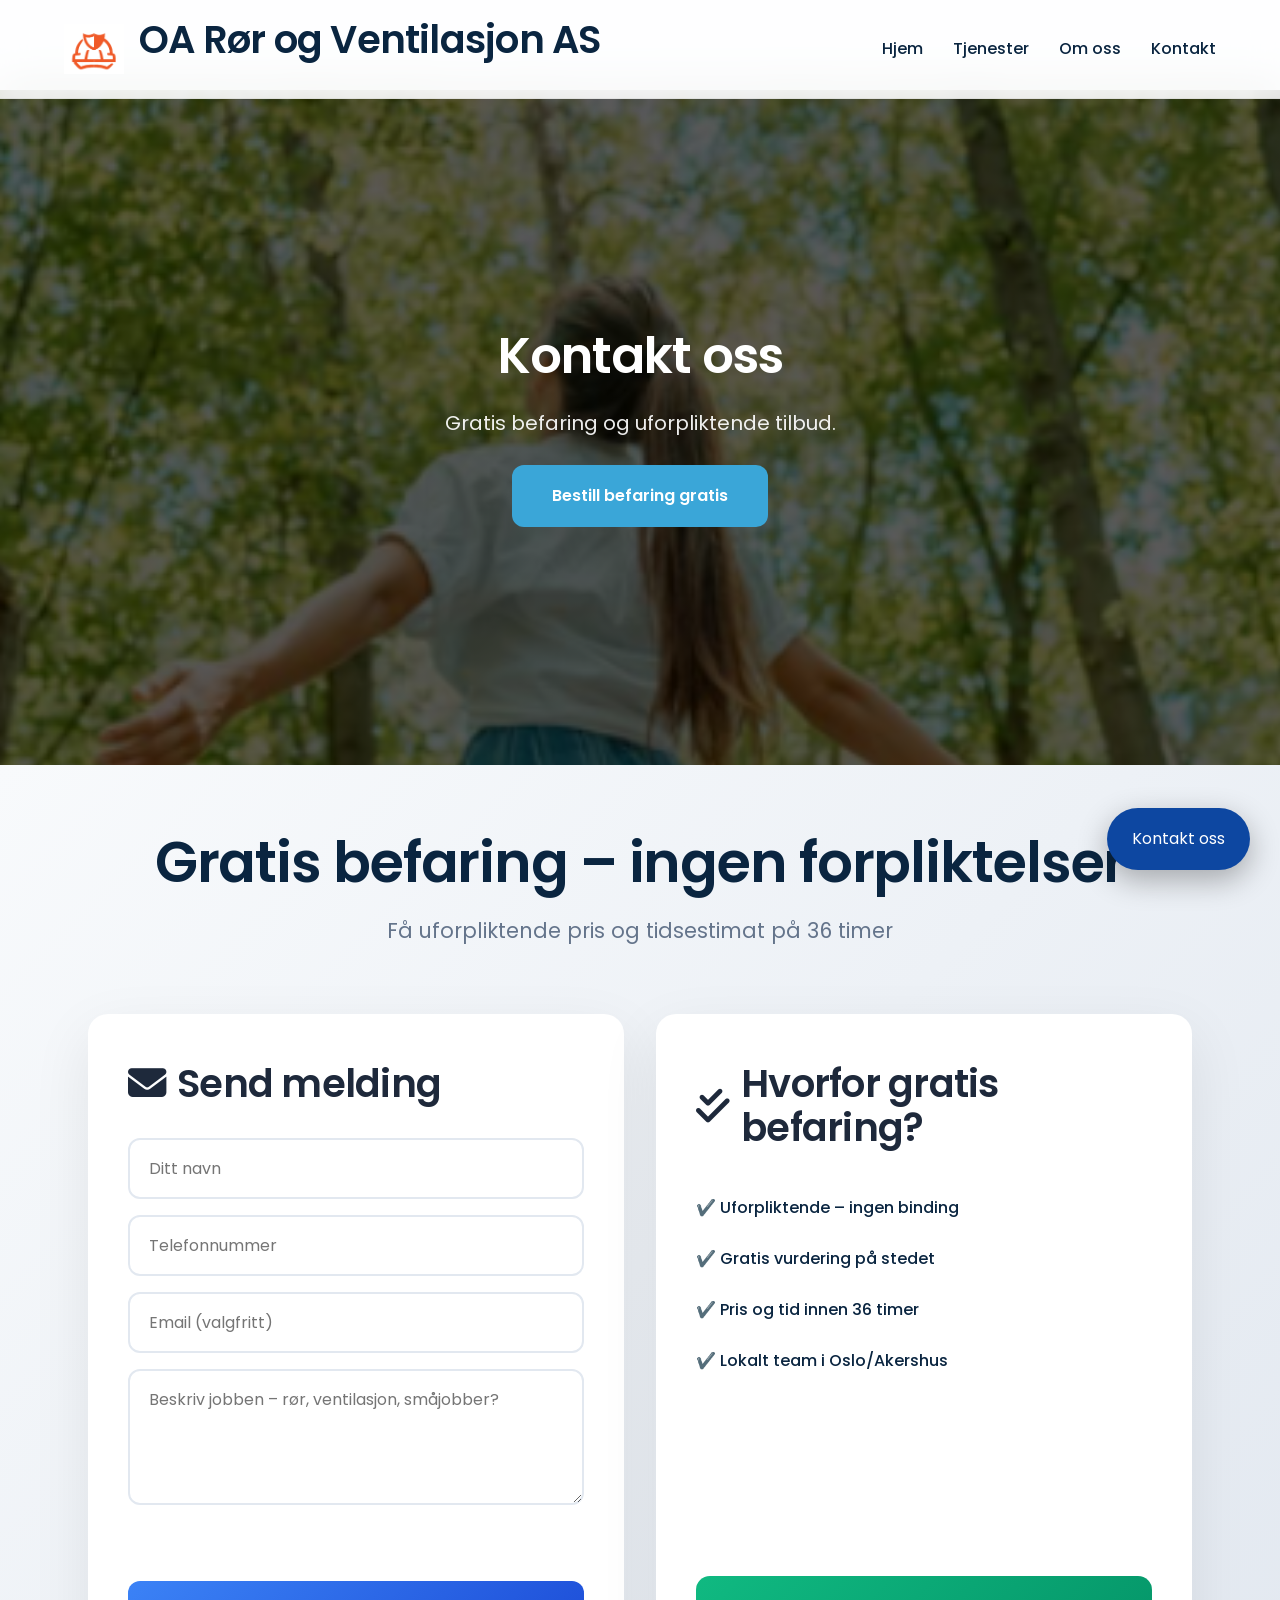
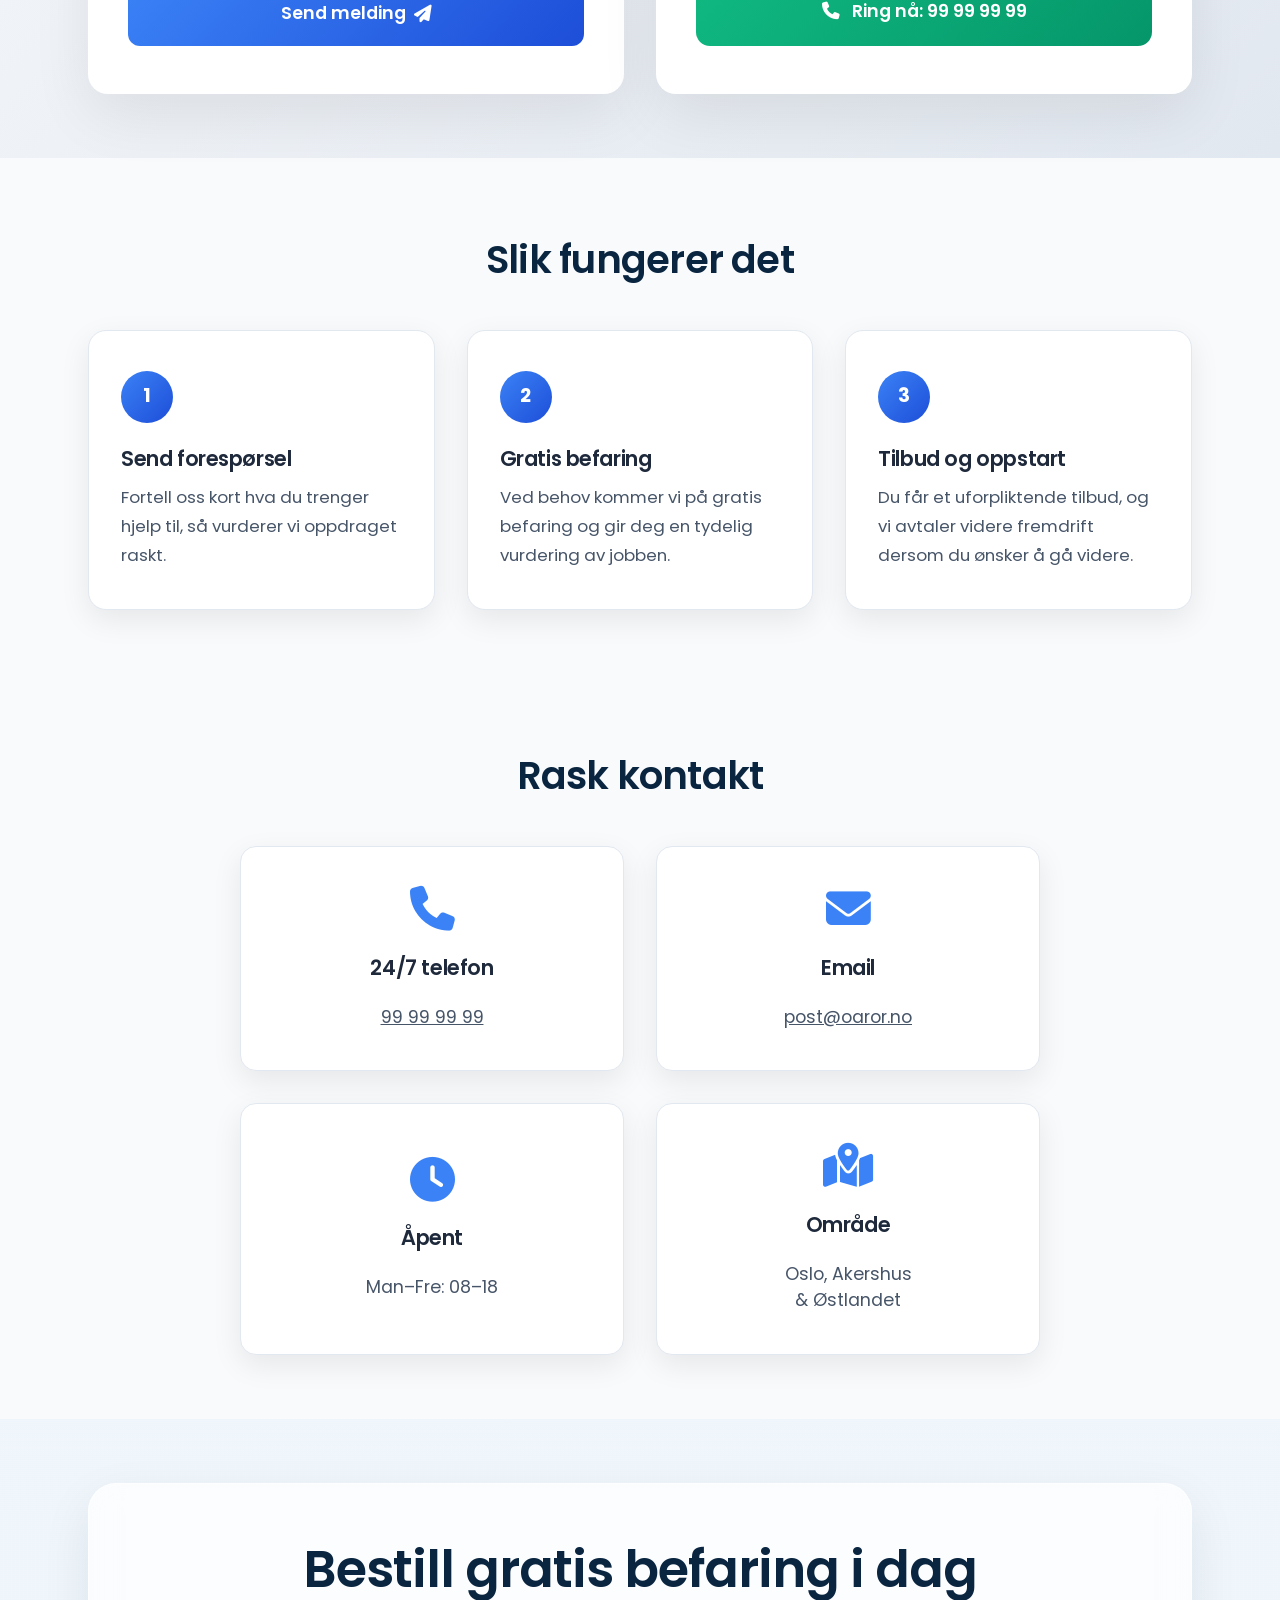
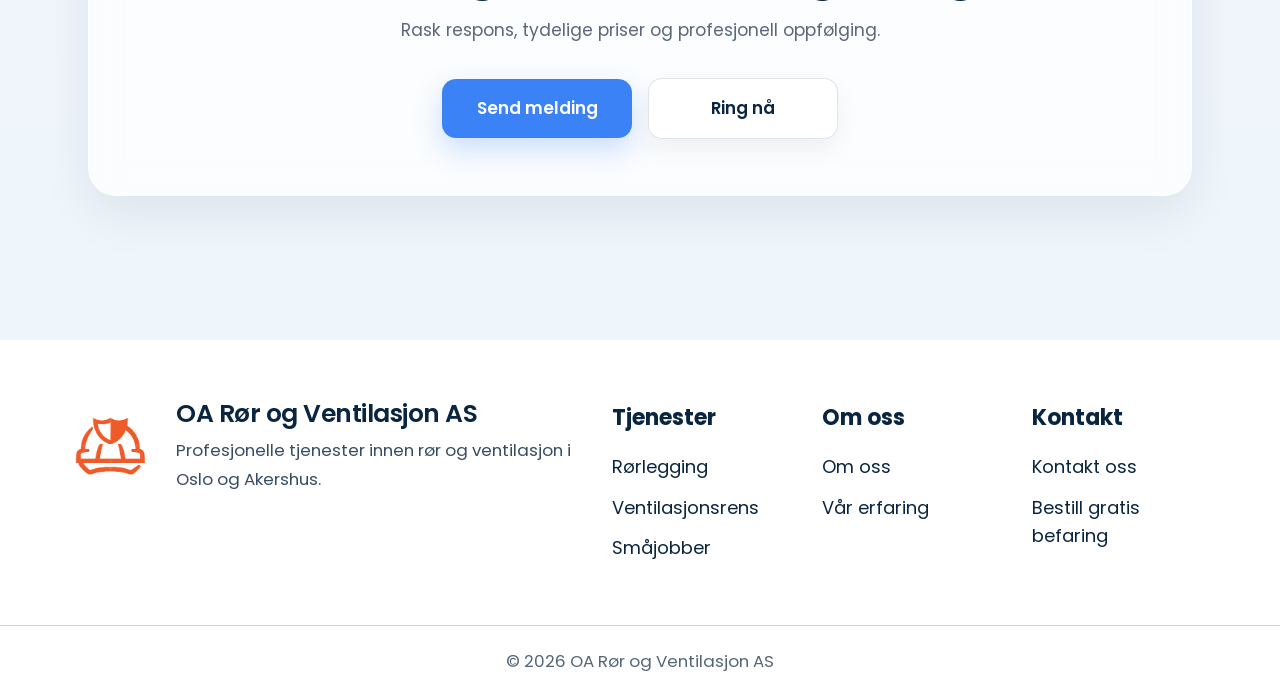
<file: kontakt.html>
<!DOCTYPE html>

<html lang="no">

<head>

<meta charset="UTF-8">

<meta name="viewport" content="width=device-width, initial-scale=1.0">

<title>Kontakt | OA Rør og Ventilasjon</title>

<link rel="stylesheet" href="style.css">

<link href="https://fonts.googleapis.com/css2?family=Poppins:wght@300;400;600&display=swap" rel="stylesheet">

<link rel="stylesheet"
href="https://cdnjs.cloudflare.com/ajax/libs/font-awesome/6.5.0/css/all.min.css">

</head>


<body class="contact-page">

<nav class="navbar">

  <div class="logoBox">
    <img src="logo.png" alt="OA Rør og Ventilasjon AS logo">
    <h2>OA Rør og Ventilasjon AS</h2>
  </div>

  <ul class="desktopMenu">
    <li><a href="index.html">Hjem</a></li>
    <li><a href="tjenester.html">Tjenester</a></li>
    <li><a href="omoss.html">Om oss</a></li>
    <li><a href="kontakt.html">Kontakt</a></li>
  </ul>

  <button class="menuToggle" aria-label="Åpne meny" aria-expanded="false">
    <span></span>
    <span></span>
    <span></span>
  </button>

  <div class="mobileMenu">
    <a href="index.html">Hjem</a>
    <a href="tjenester.html">Tjenester</a>
    <a href="omoss.html">Om oss</a>
    <a href="kontakt.html">Kontakt</a>
  </div>

</nav>



<section class="hero">

<div class="heroContent">

<h1>Kontakt oss</h1>

<p>
Gratis befaring og uforpliktende tilbud.
</p>

<a href="#foresporsel" class="heroBtn"> <!-- Endre fra #kontaktinfo -->
  Bestill befaring gratis
</a>

</div>

</section>

<!-- PREMIUM KONTAKTSIDE -->
<section class="premiumContact" id="foresporsel">
  <div class="container">
    <div class="contactHero">
      <h1>Gratis befaring – ingen forpliktelser</h1>
      <p>Få uforpliktende pris og tidsestimat på 36 timer</p>
    </div>
    
    <div class="contactGrid">
      <!-- Moderne skjema -->
      <div class="formCard">
        <h2><i class="fa-solid fa-envelope"></i> Send melding</h2>
        <form id="contactForm">
          <div class="inputGroup">
            <input type="text" placeholder="Ditt navn" required>
            <input type="tel" placeholder="Telefonnummer" required>
          </div>
          <input type="email" placeholder="Email (valgfritt)">
          <textarea placeholder="Beskriv jobben – rør, ventilasjon, småjobber?" rows="4" required></textarea>
<button type="submit" class="submitBtn">
  Send melding <i class="fa-solid fa-paper-plane"></i>
</button>
        </form>
        <div class="formSuccess" style="display:none;">
          ✅ Takk! Vi ringer deg innen 36 timer.
        </div>
      </div>

      <!-- Fordeler card -->
      <div class="benefitsCard">
        <h2><i class="fa-solid fa-check-double"></i> Hvorfor gratis befaring?</h2>
        <ul>
          <li>✔️ Uforpliktende – ingen binding</li>
          <li>✔️ Gratis vurdering på stedet</li>
          <li>✔️ Pris og tid innen 36 timer</li>
          <li>✔️ Lokalt team i Oslo/Akershus</li>
        </ul>
        <a href="tel:+4799999999" class="quickCallBtn">
          <i class="fa-solid fa-phone"></i> Ring nå: 99 99 99 99
        </a>
      </div>
    </div>
  </div>
</section>

<section class="processSection">
  <div class="container">
    <h2 style="text-align:center; margin-bottom:3rem;">Slik fungerer det</h2>

    <div class="processGrid">
      <div class="processCard">
        <div class="processNumber">1</div>
        <h3>Send forespørsel</h3>
        <p>Fortell oss kort hva du trenger hjelp til, så vurderer vi oppdraget raskt.</p>
      </div>

      <div class="processCard">
        <div class="processNumber">2</div>
        <h3>Gratis befaring</h3>
        <p>Ved behov kommer vi på gratis befaring og gir deg en tydelig vurdering av jobben.</p>
      </div>

      <div class="processCard">
        <div class="processNumber">3</div>
        <h3>Tilbud og oppstart</h3>
        <p>Du får et uforpliktende tilbud, og vi avtaler videre fremdrift dersom du ønsker å gå videre.</p>
      </div>
    </div>
  </div>
</section>




<!-- Kontaktinfo cards -->
<!-- 2x2 INFO CARDS - HORISONTAL REKKE -->
<section class="infoCards" id="kontaktinfo">
  <div class="container">
    <h2 style="text-align:center; margin-bottom:3rem;">Rask kontakt</h2>
    <div class="infoGrid">
      <div class="infoCard">
        <i class="fa-solid fa-phone icon-large"></i>
        <h3>24/7 telefon</h3>
        <p><a href="tel:+4799999999">99 99 99 99</a></p>
      </div>
      <div class="infoCard">
        <i class="fa-solid fa-envelope icon-large"></i>
        <h3>Email</h3>
        <p><a href="mailto:post@oaror.no">post@oaror.no</a></p>
      </div>
      <div class="infoCard">
        <i class="fa-solid fa-clock icon-large"></i>
        <h3>Åpent</h3>
        <p>Man–Fre: 08–18</p>
      </div>
      <div class="infoCard">
        <i class="fa-solid fa-map-location-dot icon-large"></i>
        <h3>Område</h3>
        <p>Oslo, Akershus<br>& Østlandet</p>
      </div>
    </div>
  </div>
</section>


<section class="finalCTA">
  <div class="container">
    <div class="ctaPanel">
      <h2>Bestill gratis befaring i dag</h2>
      <p>Rask respons, tydelige priser og profesjonell oppfølging.</p>

      <div class="ctaButtons">
        <a href="#foresporsel" class="ctaBtn primary">Send melding</a>
        <a href="tel:+4799999999" class="ctaBtn secondary">Ring nå</a>
      </div>
    </div>
  </div>
</section>


<footer>

<div class="container footerMain">

<div class="footerBrand">

<img src="logo.png">

<div>

<h2>OA Rør og Ventilasjon AS</h2>

<p>Profesjonelle tjenester innen rør og ventilasjon i Oslo og Akershus.</p>

</div>

</div>

<div class="footerLinks">

<div>

<h4>Tjenester</h4>

<a href="tjenester.html#rorlegging">Rørlegging</a>

<a href="tjenester.html#ventilasjon">Ventilasjonsrens</a>

<a href="tjenester.html#smajobber">Småjobber</a>

</div>

<div>

<h4>Om oss</h4>

<a href="omoss.html#historie">Om oss</a>

<a href="omoss.html#team">Vår erfaring</a>

</div>

<div>

<h4>Kontakt</h4>

<a href="kontakt.html#kontaktinfo">Kontakt oss</a>

<a href="kontakt.html#foresporsel">Bestill gratis befaring</a>

</div>

</div>

</div>

<div class="footerBottom">

<p>© 2026 OA Rør og Ventilasjon AS</p>

</div>

</footer>



<a href="kontakt.html" class="floatingContact">

Kontakt oss

</a>

<script src="script.js"></script>

<script>
const menuToggle = document.querySelector(".menuToggle");
const mobileMenu = document.querySelector(".mobileMenu");

if (menuToggle && mobileMenu) {
  menuToggle.addEventListener("click", () => {
    mobileMenu.classList.toggle("active");

    const isOpen = mobileMenu.classList.contains("active");
    menuToggle.setAttribute("aria-expanded", isOpen ? "true" : "false");
    menuToggle.setAttribute("aria-label", isOpen ? "Lukk meny" : "Åpne meny");
  });
}
</script>

</body>

</html>
</file>
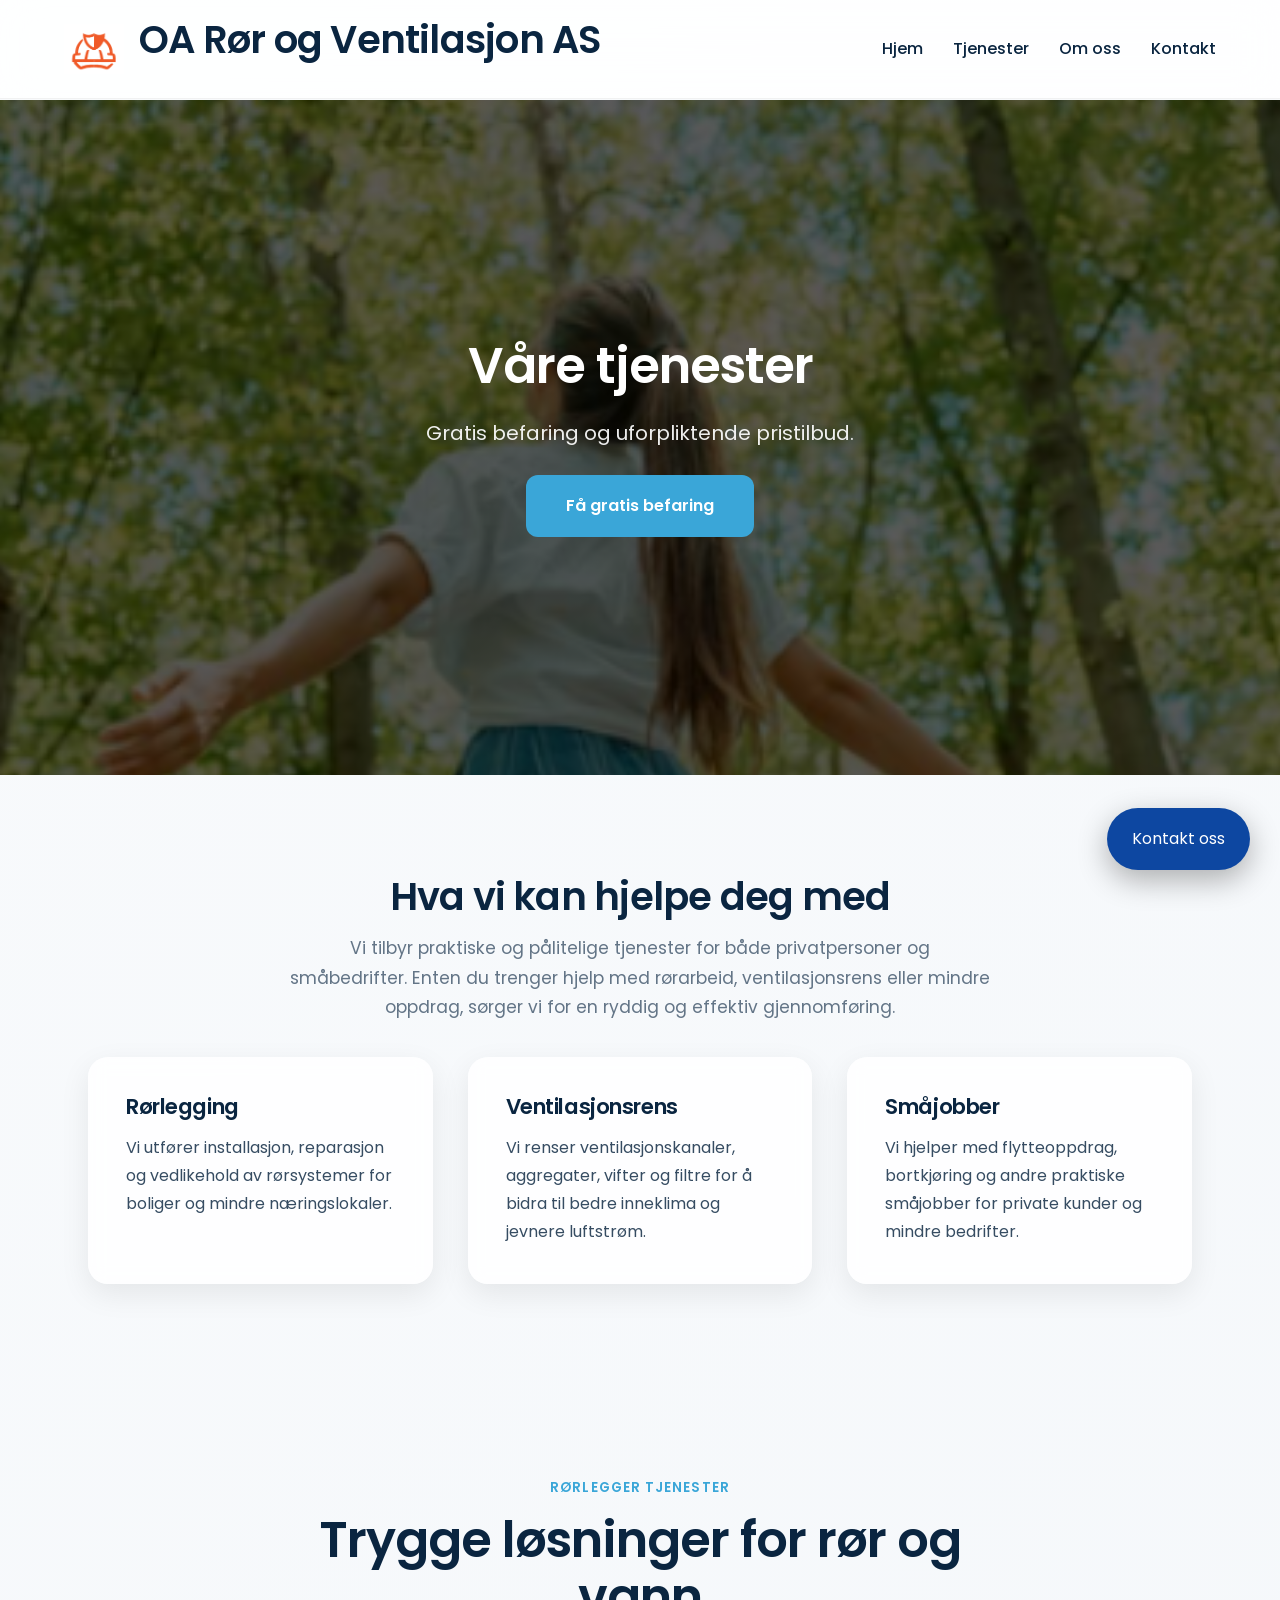
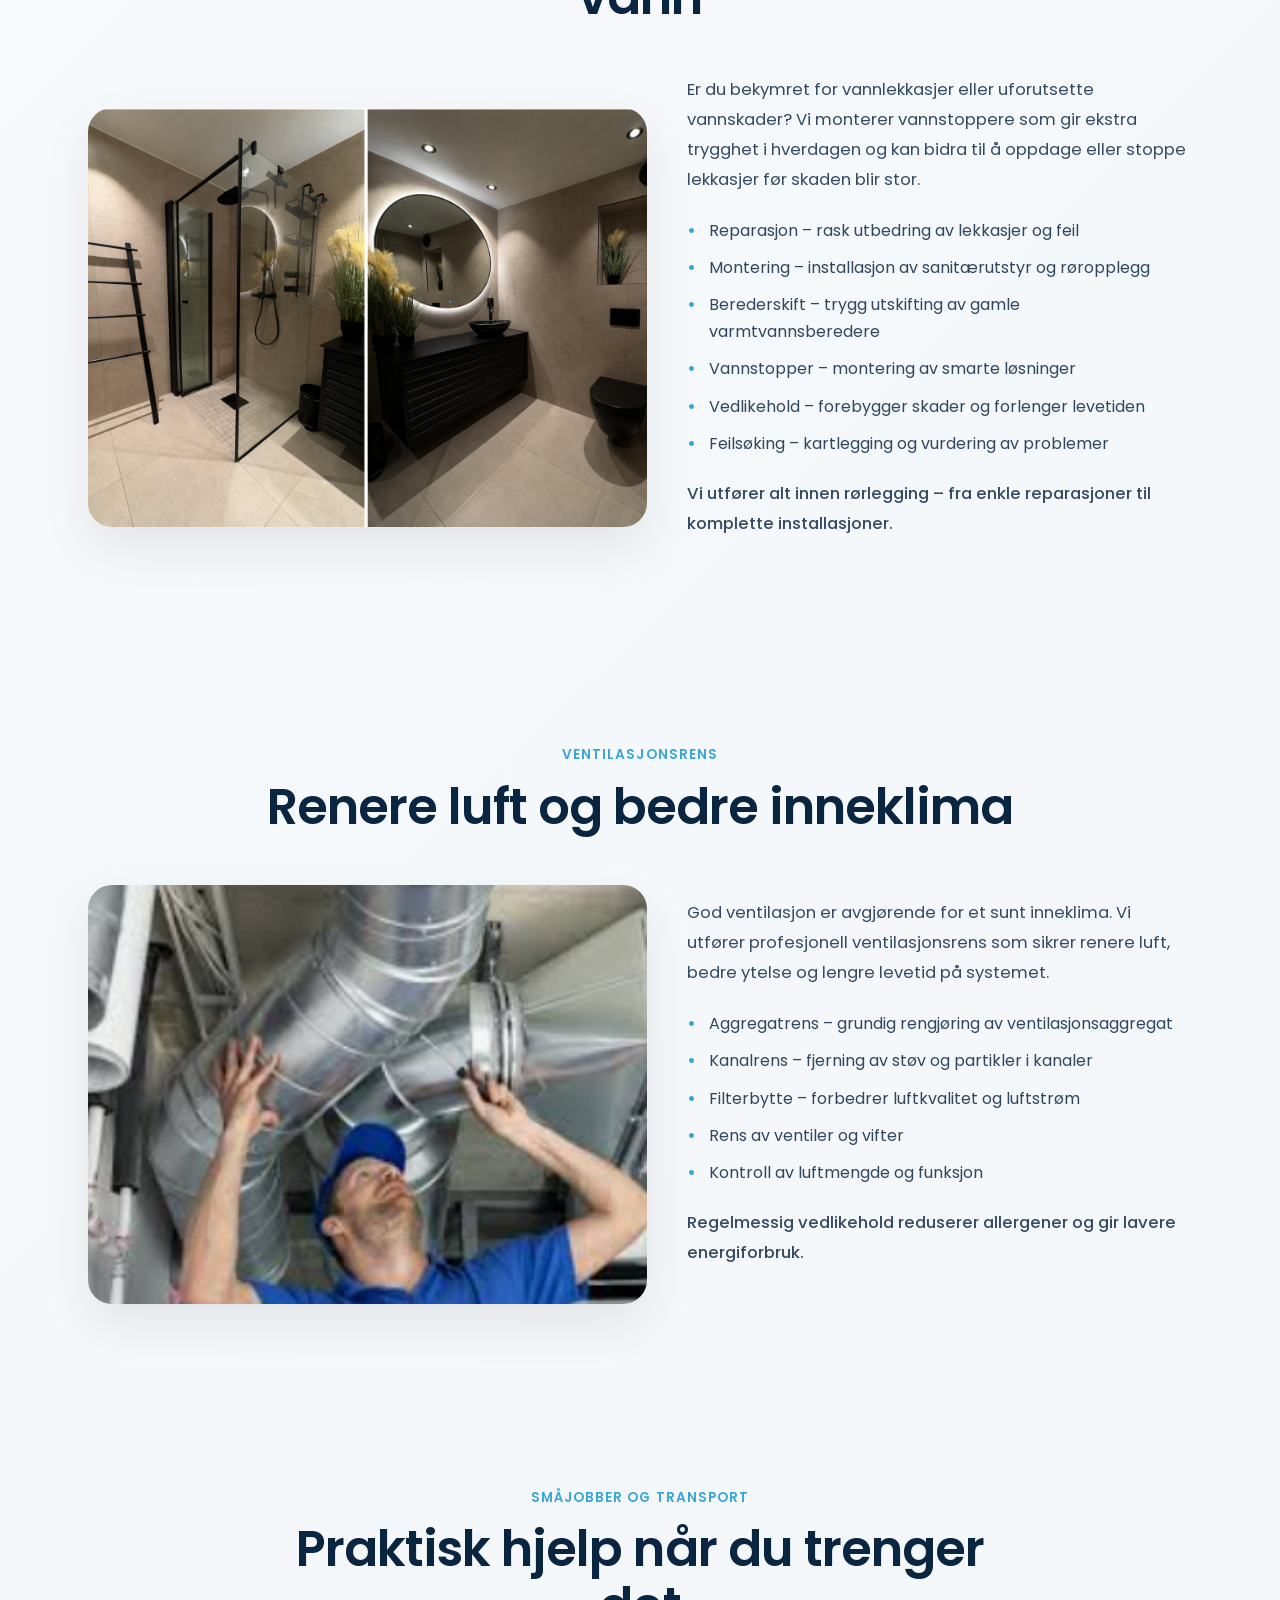
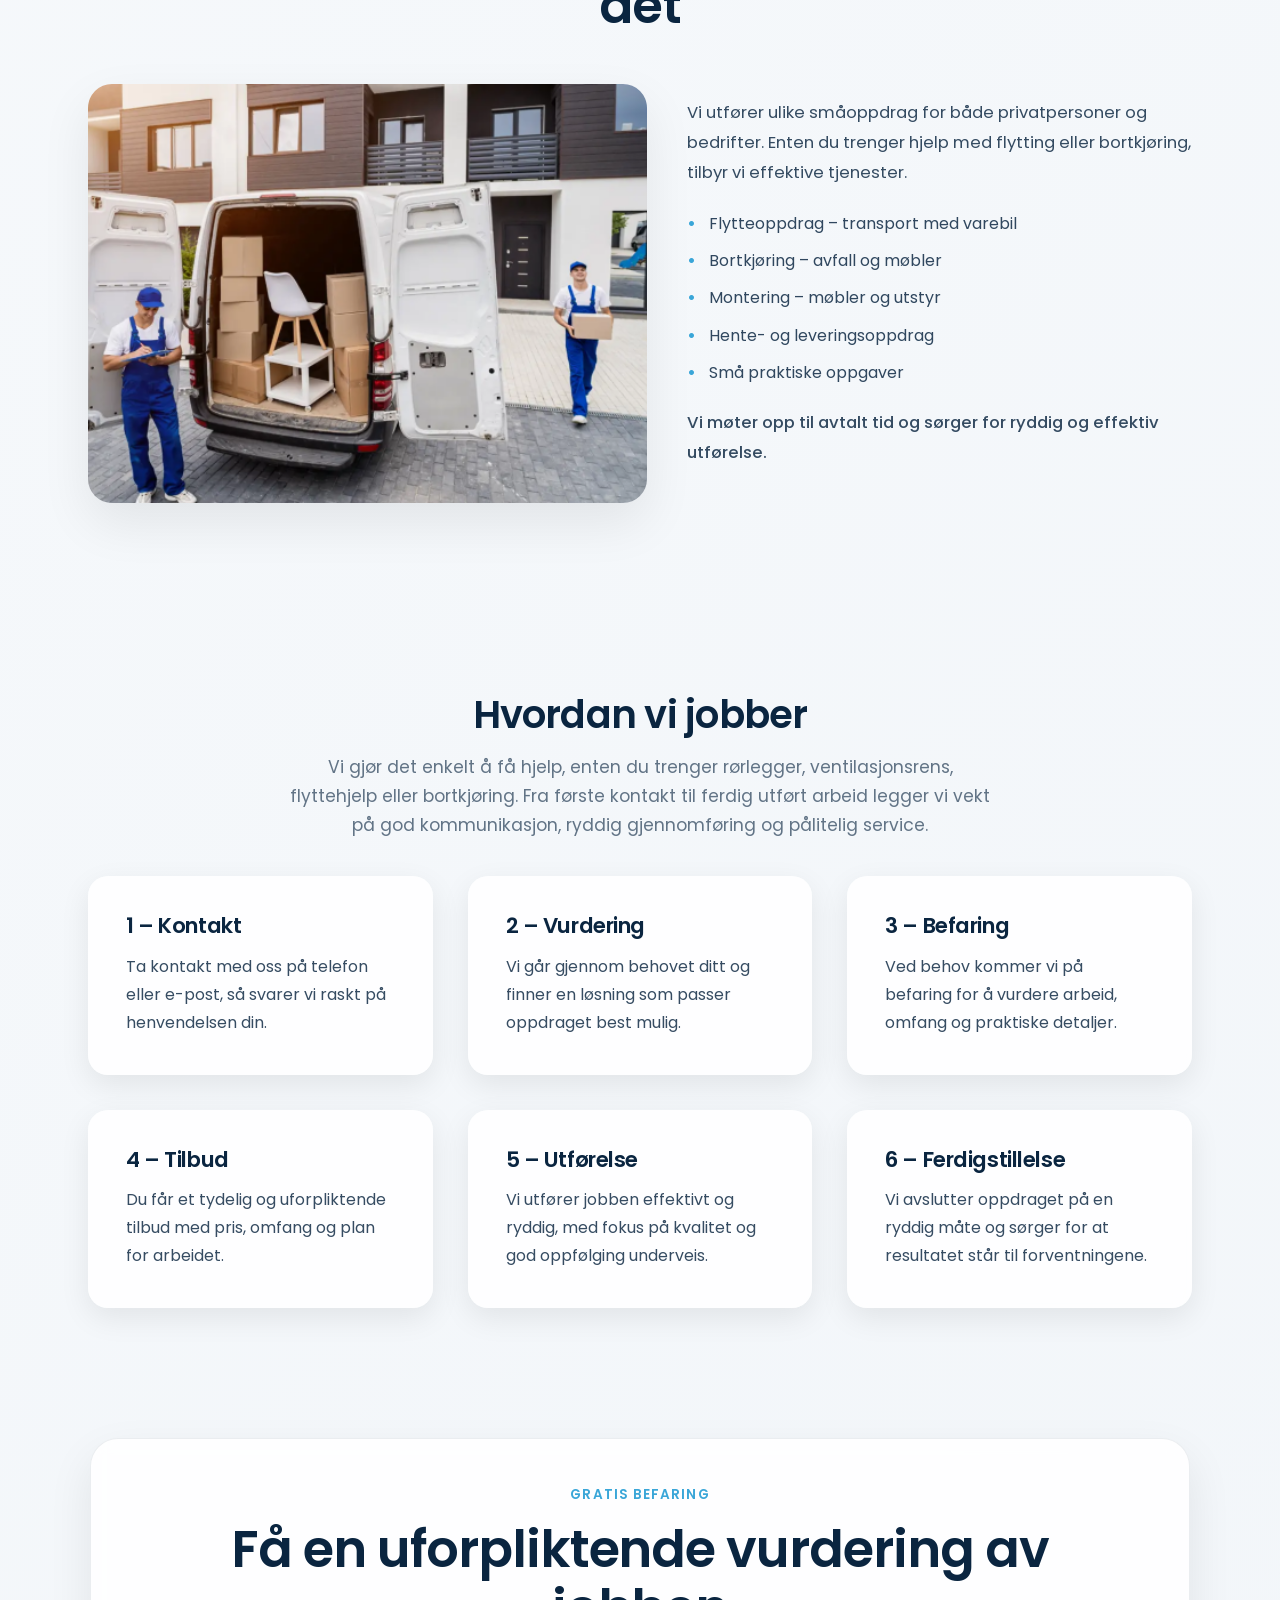
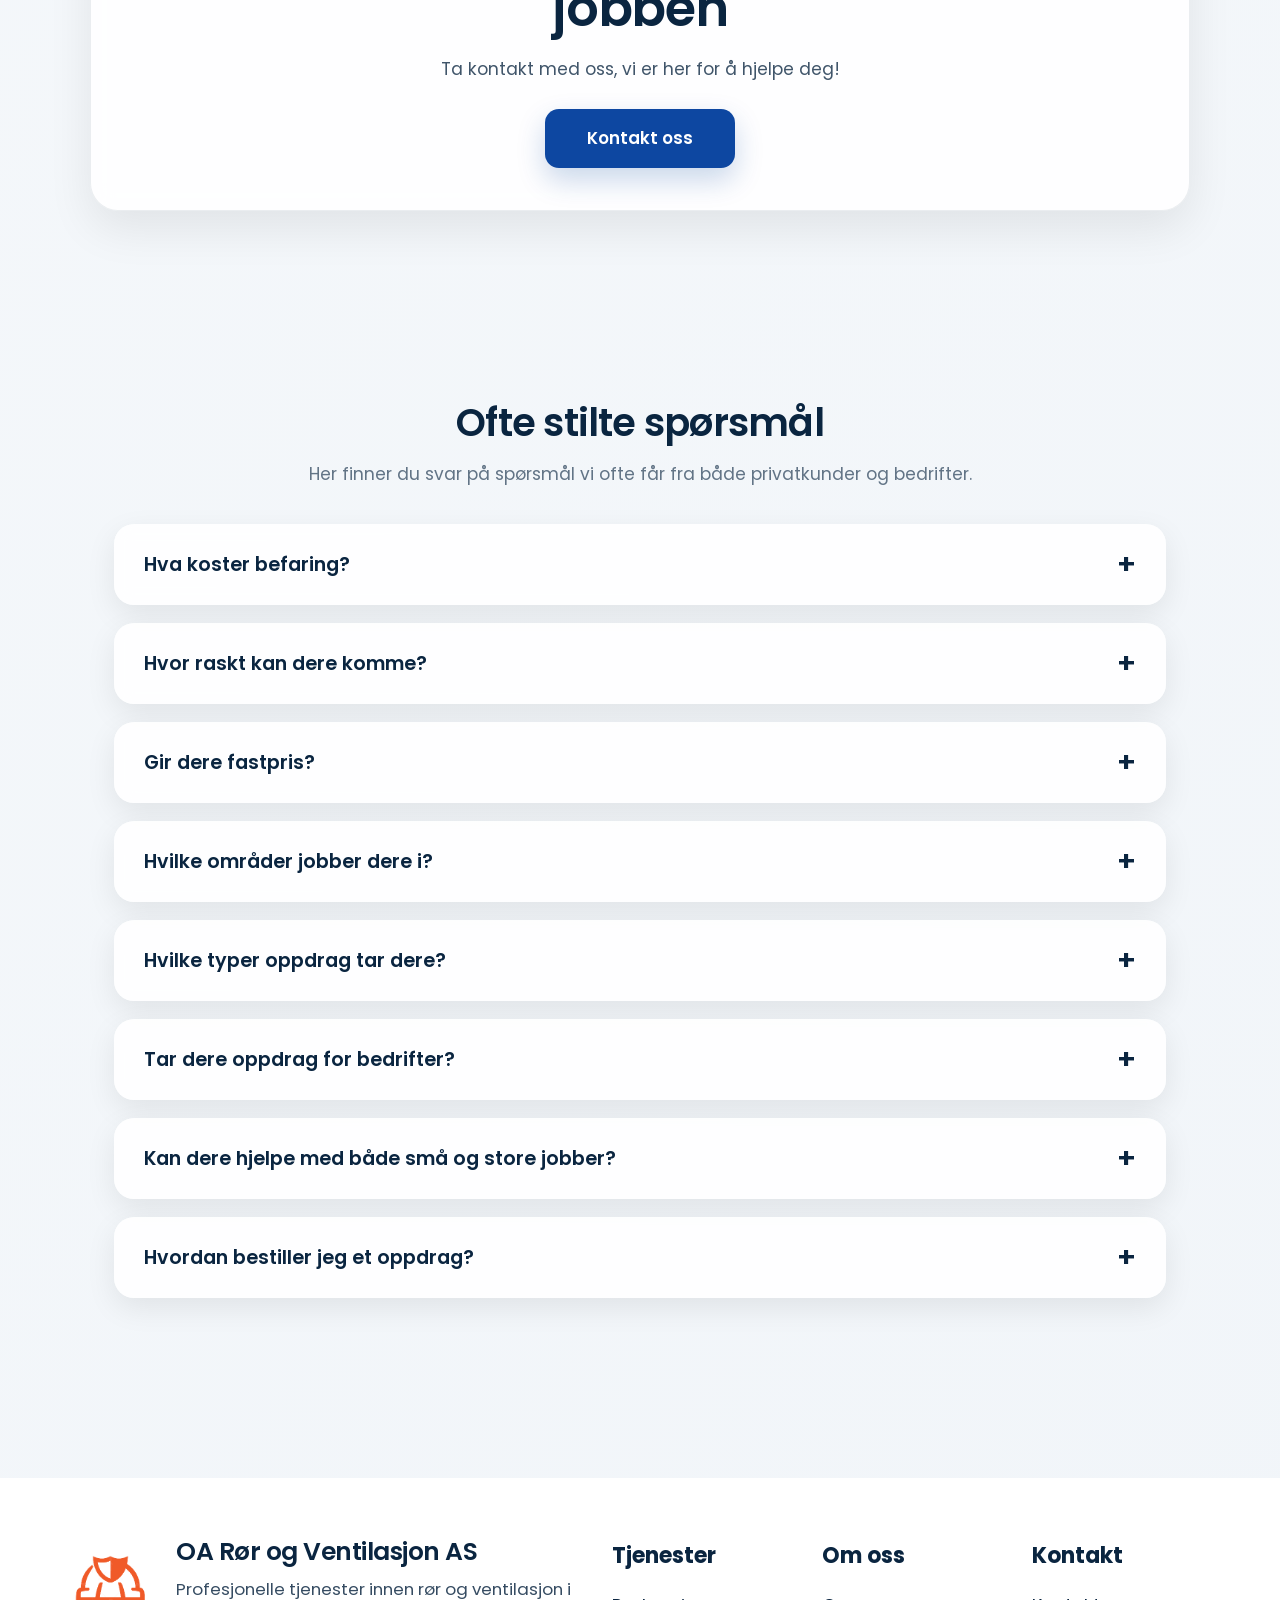
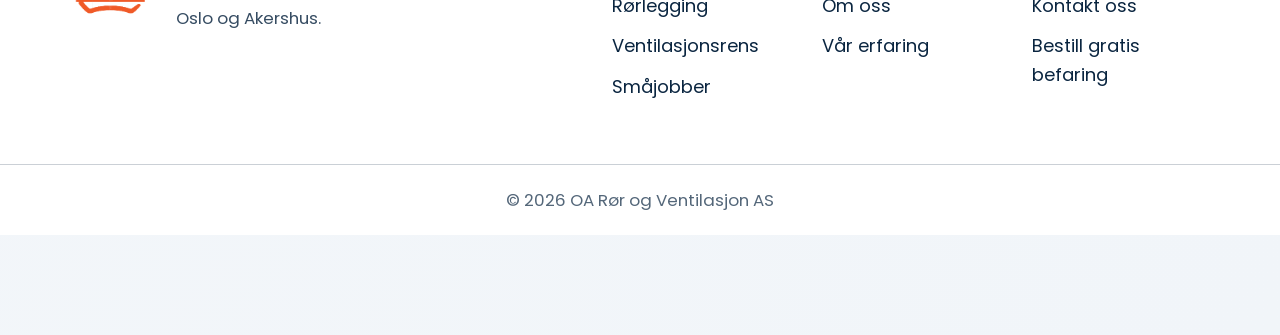
<file: tjenester.html>
<!DOCTYPE html>

<html lang="no">

<head>

<meta charset="UTF-8">

<meta name="viewport" content="width=device-width, initial-scale=1.0">

<title>Tjenester | OA Rør og Ventilasjon</title>

<link rel="stylesheet" href="style.css">

<link href="https://fonts.googleapis.com/css2?family=Poppins:wght@300;400;600&display=swap" rel="stylesheet">

</head>

<body>

<body class="services"></body>

<nav class="navbar">

  <div class="logoBox">
    <img src="logo.png" alt="OA Rør og Ventilasjon AS logo">
    <h2>OA Rør og Ventilasjon AS</h2>
  </div>

  <ul class="desktopMenu">
    <li><a href="index.html">Hjem</a></li>
    <li><a href="tjenester.html">Tjenester</a></li>
    <li><a href="omoss.html">Om oss</a></li>
    <li><a href="kontakt.html">Kontakt</a></li>
  </ul>

  <button class="menuToggle" aria-label="Åpne meny" aria-expanded="false">
    <span></span>
    <span></span>
    <span></span>
  </button>

  <div class="mobileMenu">
    <a href="index.html">Hjem</a>
    <a href="tjenester.html">Tjenester</a>
    <a href="omoss.html">Om oss</a>
    <a href="kontakt.html">Kontakt</a>
  </div>

</nav>



<section class="hero">

<div class="heroContent">

<h1>Våre tjenester</h1>

<p>

Gratis befaring og uforpliktende pristilbud.

</p>

<a href="kontakt.html#foresporsel" class="heroBtn">
Få gratis befaring


</a>

</div>

</section>



<section class="section servicesOverview">
  <div class="container">

    <h2 class="sectionTitle">Hva vi kan hjelpe deg med</h2>
    <p class="sectionIntro">
      Vi tilbyr praktiske og pålitelige tjenester for både privatpersoner og småbedrifter.
      Enten du trenger hjelp med rørarbeid, ventilasjonsrens eller mindre oppdrag,
      sørger vi for en ryddig og effektiv gjennomføring.
    </p>

    <div class="sectionSpacer"></div>


    <div class="grid">

      <div class="card">
        <h3>Rørlegging</h3>
        <p>
          Vi utfører installasjon, reparasjon og vedlikehold av rørsystemer
          for boliger og mindre næringslokaler.
        </p>
      </div>

      <div class="card">
        <h3>Ventilasjonsrens</h3>
        <p>
          Vi renser ventilasjonskanaler, aggregater, vifter og filtre
          for å bidra til bedre inneklima og jevnere luftstrøm.
        </p>
      </div>

      <div class="card">
        <h3>Småjobber</h3>
        <p>
          Vi hjelper med flytteoppdrag, bortkjøring og andre praktiske småjobber
          for private kunder og mindre bedrifter.
        </p>
      </div>

    </div>
  </div>
</section>

<div class="serviceDivider"></div>

<section class="serviceSection" id="rorlegging">
  <div class="container">
    <div class="serviceHeader">
      <span class="sectionEyebrow">Rørlegger tjenester</span>
      <h2>Trygge løsninger for rør og vann</h2>
    </div>

    <div class="serviceGrid">
      <div class="serviceImage">
        <img src="images/Rorbilde1.jpg" alt="Moderne baderomsprosjekt">
      </div>

      <div class="serviceContent">
        <p>
          Er du bekymret for vannlekkasjer eller uforutsette vannskader? Vi monterer vannstoppere som gir ekstra trygghet i hverdagen og kan bidra til å oppdage eller stoppe lekkasjer før skaden blir stor.
        </p>

        <ul class="serviceList">
          <li>Reparasjon – rask utbedring av lekkasjer og feil</li>
          <li>Montering – installasjon av sanitærutstyr og røropplegg</li>
          <li>Berederskift – trygg utskifting av gamle varmtvannsberedere</li>
          <li>Vannstopper – montering av smarte løsninger</li>
          <li>Vedlikehold – forebygger skader og forlenger levetiden</li>
          <li>Feilsøking – kartlegging og vurdering av problemer</li>
        </ul>

        <p class="serviceSummary">
          Vi utfører alt innen rørlegging – fra enkle reparasjoner til komplette installasjoner.
        </p>
      </div>
    </div>
  </div>
</section>

<section class="serviceSection" id="ventilasjon">
  <div class="container">
    <div class="serviceHeader">
      <span class="sectionEyebrow">Ventilasjonsrens</span>
      <h2>Renere luft og bedre inneklima</h2>
    </div>

    <div class="serviceGrid serviceGrid--reverse">
      <div class="serviceImage">
        <img src="images/work2.jpg" alt="Ventilasjonsrens av kanaler">
      </div>

      <div class="serviceContent">
        <p>
          God ventilasjon er avgjørende for et sunt inneklima. Vi utfører profesjonell ventilasjonsrens som sikrer renere luft, bedre ytelse og lengre levetid på systemet.
        </p>

        <ul class="serviceList">
          <li>Aggregatrens – grundig rengjøring av ventilasjonsaggregat</li>
          <li>Kanalrens – fjerning av støv og partikler i kanaler</li>
          <li>Filterbytte – forbedrer luftkvalitet og luftstrøm</li>
          <li>Rens av ventiler og vifter</li>
          <li>Kontroll av luftmengde og funksjon</li>
        </ul>

        <p class="serviceSummary">
          Regelmessig vedlikehold reduserer allergener og gir lavere energiforbruk.
        </p>
      </div>
    </div>
  </div>
</section>

<section class="serviceSection" id="smajobber">
  <div class="container">
    <div class="serviceHeader">
      <span class="sectionEyebrow">Småjobber og transport</span>
      <h2>Praktisk hjelp når du trenger det</h2>
    </div>

    <div class="serviceGrid">
      <div class="serviceImage">
        <img src="images/work3.jpg" alt="Flyttehjelp og småjobber">
      </div>

      <div class="serviceContent">
        <p>
          Vi utfører ulike småoppdrag for både privatpersoner og bedrifter. Enten du trenger hjelp med flytting eller bortkjøring, tilbyr vi effektive tjenester.
        </p>

        <ul class="serviceList">
          <li>Flytteoppdrag – transport med varebil</li>
          <li>Bortkjøring – avfall og møbler</li>
          <li>Montering – møbler og utstyr</li>
          <li>Hente- og leveringsoppdrag</li>
          <li>Små praktiske oppgaver</li>
        </ul>

        <p class="serviceSummary">
          Vi møter opp til avtalt tid og sørger for ryddig og effektiv utførelse.
        </p>
      </div>
    </div>
  </div>
</section>

<div class="serviceDivider"></div>

<section class="section howWeWork">
  <div class="container">

    <h2 class="sectionTitle">Hvordan vi jobber</h2>
    <p class="sectionIntro">
      Vi gjør det enkelt å få hjelp, enten du trenger rørlegger, ventilasjonsrens,
      flyttehjelp eller bortkjøring. Fra første kontakt til ferdig utført arbeid
      legger vi vekt på god kommunikasjon, ryddig gjennomføring og pålitelig service.
    </p>

    <div class="sectionSpacer"></div>


    <div class="grid">

      <div class="card">
        <h3>1 – Kontakt</h3>
        <p>Ta kontakt med oss på telefon eller e-post, så svarer vi raskt på henvendelsen din.</p>
      </div>

      <div class="card">
        <h3>2 – Vurdering</h3>
        <p>Vi går gjennom behovet ditt og finner en løsning som passer oppdraget best mulig.</p>
      </div>

      <div class="card">
        <h3>3 – Befaring</h3>
        <p>Ved behov kommer vi på befaring for å vurdere arbeid, omfang og praktiske detaljer.</p>
      </div>

      <div class="card">
        <h3>4 – Tilbud</h3>
        <p>Du får et tydelig og uforpliktende tilbud med pris, omfang og plan for arbeidet.</p>
      </div>

      <div class="card">
        <h3>5 – Utførelse</h3>
        <p>Vi utfører jobben effektivt og ryddig, med fokus på kvalitet og god oppfølging underveis.</p>
      </div>

      <div class="card">
        <h3>6 – Ferdigstillelse</h3>
        <p>Vi avslutter oppdraget på en ryddig måte og sørger for at resultatet står til forventningene.</p>
      </div>

    </div>
  </div>
</section>



<section class="ctaSection">
  <div class="container">
    <div class="ctaBox">
      <span class="ctaEyebrow">Gratis befaring</span>
      <h2>Få en uforpliktende vurdering av jobben</h2>
      <p>Ta kontakt med oss, vi er her for å hjelpe deg!</p>
      <a href="kontakt.html#foresporsel" class="ctaBtn">Kontakt oss</a>
    </div>
  </div>
</section>



<section class="section faqSection">
  <div class="container">

    <h2 class="sectionTitle">Ofte stilte spørsmål</h2>
    <p class="sectionIntro">
      Her finner du svar på spørsmål vi ofte får fra både privatkunder og bedrifter.
    </p>

    <div class="faqAccordion">

  <div class="faqItem">
    <button class="faqQuestion">
      <span>Hva koster befaring?</span>
      <span class="faqIcon">+</span>
    </button>
    <div class="faqAnswer">
      <div class="faqAnswerInner">
        <p>Vi tilbyr gratis befaring, slik at vi kan vurdere oppdraget og gi deg et tydelig og uforpliktende tilbud.</p>
      </div>
    </div>
  </div>

  <div class="faqItem">
    <button class="faqQuestion">
      <span>Hvor raskt kan dere komme?</span>
      <span class="faqIcon">+</span>
    </button>
    <div class="faqAnswer">
      <div class="faqAnswerInner">
        <p>Det avhenger av oppdragets omfang, men vi prøver alltid å tilby rask respons og korte ventetider.</p>
      </div>
    </div>
  </div>

  <div class="faqItem">
    <button class="faqQuestion">
      <span>Gir dere fastpris?</span>
      <span class="faqIcon">+</span>
    </button>
    <div class="faqAnswer">
      <div class="faqAnswerInner">
        <p>Ja, når det er mulig gir vi fastpris eller et tydelig prisoverslag etter befaring eller vurdering av jobben.</p>
      </div>
    </div>
  </div>

  <div class="faqItem">
    <button class="faqQuestion">
      <span>Hvilke områder jobber dere i?</span>
      <span class="faqIcon">+</span>
    </button>
    <div class="faqAnswer">
      <div class="faqAnswerInner">
        <p>Vi utfører oppdrag i Oslo og Akershus for både privatpersoner, borettslag og mindre bedrifter.</p>
      </div>
    </div>
  </div>

  <div class="faqItem">
    <button class="faqQuestion">
      <span>Hvilke typer oppdrag tar dere?</span>
      <span class="faqIcon">+</span>
    </button>
    <div class="faqAnswer">
      <div class="faqAnswerInner">
        <p>Vi utfører rørlegging, ventilasjonsrens, flyttehjelp, bortkjøring og andre praktiske småjobber.</p>
      </div>
    </div>
  </div>

  <div class="faqItem">
    <button class="faqQuestion">
      <span>Tar dere oppdrag for bedrifter?</span>
      <span class="faqIcon">+</span>
    </button>
    <div class="faqAnswer">
      <div class="faqAnswerInner">
        <p>Ja, vi hjelper også småbedrifter, kontorer, sameier og andre virksomheter med praktiske og tekniske oppdrag.</p>
      </div>
    </div>
  </div>

  <div class="faqItem">
    <button class="faqQuestion">
      <span>Kan dere hjelpe med både små og store jobber?</span>
      <span class="faqIcon">+</span>
    </button>
    <div class="faqAnswer">
      <div class="faqAnswerInner">
        <p>Ja, vi tar på oss både mindre serviceoppdrag og større jobber, avhengig av behov og kapasitet.</p>
      </div>
    </div>
  </div>

  <div class="faqItem">
    <button class="faqQuestion">
      <span>Hvordan bestiller jeg et oppdrag?</span>
      <span class="faqIcon">+</span>
    </button>
    <div class="faqAnswer">
      <div class="faqAnswerInner">
        <p>Du kan kontakte oss på telefon eller e-post, så går vi gjennom behovet ditt og finner en løsning som passer.</p>
      </div>
    </div>
  </div>

</div>
  </div>
</section>


<footer>

<div class="container footerMain">

<div class="footerBrand">

<img src="logo.png">

<div>

<h2>OA Rør og Ventilasjon AS</h2>

<p>Profesjonelle tjenester innen rør og ventilasjon i Oslo og Akershus.</p>

</div>

</div>

<div class="footerLinks">

<div>

<h4>Tjenester</h4>

<a href="tjenester.html#rorlegging">Rørlegging</a>

<a href="tjenester.html#ventilasjon">Ventilasjonsrens</a>

<a href="tjenester.html#smajobber">Småjobber</a>

</div>

<div>

<h4>Om oss</h4>

<a href="omoss.html#historie">Om oss</a>

<a href="omoss.html#team">Vår erfaring</a>

</div>

<div>

<h4>Kontakt</h4>

<a href="kontakt.html#kontaktinfo">Kontakt oss</a>

<a href="kontakt.html#foresporsel">Bestill gratis befaring</a>

</div>

</div>

</div>

<div class="footerBottom">

<p>© 2026 OA Rør og Ventilasjon AS</p>

</div>

</footer>

<a href="kontakt.html" class="floatingContact">

Kontakt oss

</a>

<script src="script.js"></script>

<script>
document.querySelectorAll(".faqQuestion").forEach(button => {
  button.addEventListener("click", () => {
    const faqItem = button.parentElement;
    const answer = faqItem.querySelector(".faqAnswer");

    faqItem.classList.toggle("active");

    if (faqItem.classList.contains("active")) {
      answer.style.maxHeight = answer.scrollHeight + "px";
    } else {
      answer.style.maxHeight = "0px";
    }
  });
});
</script>

<script>
const menuToggle = document.querySelector(".menuToggle");
const mobileMenu = document.querySelector(".mobileMenu");

if (menuToggle && mobileMenu) {
  menuToggle.addEventListener("click", () => {
    mobileMenu.classList.toggle("active");

    const isOpen = mobileMenu.classList.contains("active");
    menuToggle.setAttribute("aria-expanded", isOpen ? "true" : "false");
    menuToggle.setAttribute("aria-label", isOpen ? "Lukk meny" : "Åpne meny");
  });
}
</script>

</body>

</html>
</file>
<file: style.css>
/* FIX: Kontakt cleanup - legg øverst i style.css */
* { box-sizing: border-box; }
.container { max-width: 1200px; margin: 0 auto; padding: 0 1.5rem; }
.premiumContact, .infoCards, .teamSection, .finalCTA { padding: 4rem 0 !important; }
.contactGrid, .infoGrid, .teamGrid { display: grid !important; grid-template-columns: repeat(auto-fit, minmax(320px, 1fr)) !important; gap: 2rem !important; }

*{
margin:0;
padding:0;
box-sizing:border-box;
font-family:Poppins;
}

html, body{
overflow-x:hidden;

scroll-behavior: smooth;
}

body{
background:linear-gradient(#f4f8fc,#eef5fb);
padding-top:90px;
}

.container{
max-width:1200px;
width:90%;
margin:auto;
}

img{
max-width:100%;
display:block;
}

/* NAVBAR */

.navbar{

position:fixed;
top:0;
left:0;
width:100%;

display:flex;
justify-content:space-between;
align-items:center;

background:rgba(255,255,255,.85);

backdrop-filter:blur(20px);

padding:18px 5%;

z-index:1000;

transition:transform .4s ease, background .3s;

border-bottom:1px solid rgba(0,0,0,.05);

}

.navbar.hide{
transform:translateY(-110%);
}

.navbar.scrolled{
background:rgba(255,255,255,.95);
}

.logoBox{
display:flex;
align-items:center;
gap:15px;
}

.logoBox img{
width:60px;
}

.desktopMenu{
display:flex;
list-style:none;
gap:30px;
margin:0;
padding:0;
}

.navbar a{
color:#0a2540;
text-decoration:none;
font-weight:500;
position:relative;
transition:.3s;
}

.navbar a:hover{
color:#3aa6d8;
}

.navbar a::after{

content:"";
position:absolute;

bottom:-6px;
left:0;

width:0;
height:2px;

background:#3aa6d8;

transition:.3s;

}

.navbar a:hover::after{
width:100%;
}

.menuToggle{
display:none;
flex-direction:column;
justify-content:center;
align-items:center;
gap:5px;
width:44px;
height:44px;
background:none;
border:none;
cursor:pointer;
padding:0;
}

.menuToggle span{
display:block;
width:24px;
height:2px;
background:#0a2540;
border-radius:2px;
transition:.3s;
}

.mobileMenu{
display:none;
position:absolute;
top:100%;
right:5%;
width:220px;
background:rgba(255,255,255,.98);
backdrop-filter:blur(20px);
border:1px solid rgba(0,0,0,.06);
border-radius:16px;
box-shadow:0 20px 40px rgba(0,0,0,.08);
padding:14px;
flex-direction:column;
gap:10px;
}

.mobileMenu a{
padding:12px 14px;
border-radius:10px;
}

.mobileMenu a:hover{
background:rgba(58,166,216,.08);
}

.mobileMenu.active{
display:flex;
}

@media (max-width: 900px){

.desktopMenu{
display:none;
}

.menuToggle{
display:flex;
}

.logoBox h2{
font-size:1rem;
}

.logoBox img{
width:50px;
}

.navbar{
padding:16px 5%;
}
}
/* HERO */

.hero{

height:75vh;

display:flex;
align-items:center;
justify-content:center;

text-align:center;

background:
linear-gradient(rgba(0,0,0,.65),rgba(0,0,0,.65)),
url("images/hero.jpg");

background-size:cover;
background-position:center;
background-attachment:fixed;

color:white;

}

.hero h1{
font-size:50px;
margin-bottom:20px;
}

.hero p{
font-size:20px;
}

.hero button{

margin-top:30px;

padding:18px 40px;

border:none;

background:linear-gradient(#3aa6d8,#2f95c4);

color:white;

border-radius:14px;

cursor:pointer;

transition:.3s;

font-weight:600;

}

.hero button:hover{

transform:translateY(-6px);

box-shadow:0 20px 40px rgba(0,0,0,.35);

}

/* STATS */

.stats{

background:rgba(255,255,255,0.75);

backdrop-filter:blur(6px);

padding:90px 0;

display:flex;

justify-content:center;

}

.statsGrid{

display:grid;

grid-template-columns:repeat(4,1fr);

max-width:1000px;

margin:0 auto;

text-align:center;

gap:40px;

}

.statCard{

padding:30px;

border-radius:15px;

transition:.3s;

width:100%;

min-height:170px;

display:flex;

flex-direction:column;

align-items:center;

justify-content:center;

}

.statCard:hover{

transform:translateY(-8px);

background:#f7fbff;

box-shadow:0 15px 35px rgba(0,0,0,.08);

}

.statIcon{

font-size:35px;

color:#4fc3f7;

margin-bottom:15px;

}

.statCard h2{

font-size:48px;

font-weight:600;

color:#0d47a1;

margin-bottom:8px;

font-variant-numeric: tabular-nums;

}

.statCard p{

max-width:160px;

opacity:.8;

}

/* SECTIONS */

.section{
padding:100px 0;
}

/* GRID */

.grid{

display:grid;

grid-template-columns:repeat(auto-fit,minmax(300px,1fr));

gap:35px;

}

/* CARDS */

.card{

background:rgba(255,255,255,0.85);

backdrop-filter:blur(8px);

padding:35px;

border-radius:20px;

box-shadow:0 10px 30px rgba(0,0,0,.08);

transition:.4s;

}

.card:hover{

transform:translateY(-10px);

box-shadow:0 20px 40px rgba(0,0,0,.15);

}

.icon{

font-size:40px;

color:#4fc3f7;

margin-bottom:15px;

}

/* BADGE */

.badge{

background:#4fc3f7;

color:white;

padding:5px 12px;

border-radius:20px;

font-size:13px;

display:inline-block;

margin-top:10px;

}


/* GALLERY */

.galleryGrid{

display:grid;

grid-template-columns:repeat(auto-fit,minmax(300px,1fr));

gap:25px;

}

.galleryGrid img{

width:100%;

border-radius:15px;

transition:.4s;

filter:brightness(.9);

}

.galleryGrid img:hover{

transform:scale(1.05);

filter:brightness(1.05);

}

/* FLOATING BUTTON */

.floatingContact{

position:fixed;

bottom:30px;
right:30px;

background:#0d47a1;

color:white;

padding:18px 25px;

border-radius:40px;

text-decoration:none;

box-shadow:0 10px 30px rgba(0,0,0,.3);

transition:.3s;

}

.floatingContact:hover{

background:#4fc3f7;

transform:scale(1.08);

}

/* FOOTER */

footer{

background:rgb(255, 255, 255);

color:#0a2540;

padding:60px 0 20px;

margin-top:80px;

}

.footerMain {
  display: grid;
  grid-template-columns: 1.05fr 1fr;
  align-items: start;
  gap: 40px;
}

.footerBrand {
  display: flex;
  align-items: flex-start;
  gap: 18px;
  max-width: 520px;
  margin-left: -25px;
}


.footerBrand img {
  width: 95px;
  flex-shrink: 0;
  margin-top: 3px;
}

.footerBrand h2{

font-size:25px;

margin-bottom:8px;

}


.footerBrand p {
  max-width: 420px;
  line-height: 1.7;
}

.footerLinks {
  display: grid;
  grid-template-columns: repeat(3, minmax(160px, 200px));
  justify-content: end;
  gap: 50px;
}

.footerLinks h4{

font-size:22px;

margin-bottom:18px;

}

.footerLinks a{

display:block;

color:#0a2540;

text-decoration:none;

margin-bottom:12px;

font-size:18px;

transition:.3s;

}

.footerLinks a:hover{

color:rgb(115, 178, 236);

transform:translateX(6px);

}

.footerBottom{

border-top:1px solid rgba(10,37,64,.25);

margin-top:50px;

padding-top:20px;

text-align:center;

opacity:.85;

}

/* PERSON */

.personGrid{

display:grid;

grid-template-columns:repeat(auto-fit,minmax(320px,1fr));

gap:60px;

max-width:900px;

margin:auto;

margin-top:40px;

}

.person{

background:rgba(255,255,255,0.88);

backdrop-filter:blur(10px);

padding:35px;

border-radius:20px;

box-shadow:0 15px 40px rgba(0,0,0,.08);

text-align:center;

transition:.4s;

}

.person:hover{

transform:translateY(-12px);

box-shadow:0 25px 50px rgba(0,0,0,.15);

}

.person img{

width:220px;
height:220px;

object-fit:cover;

border-radius:15px;

margin-bottom:20px;

}

/* MOBILE */

@media(max-width:900px){

.navbar{
flex-direction:column;
gap:15px;
}

.hero h1{
font-size:32px;
}

.container{
max-width:95%;
}

.person img{
width:180px;
height:180px;
}

.statsGrid{
grid-template-columns:1fr 1fr;
}

}

@media(max-width:600px){

.statsGrid{
grid-template-columns:1fr;
}

.grid{
grid-template-columns:1fr;
}

.personGrid{
grid-template-columns:1fr;
}

.hero{
height:60vh;
}

.hero h1{
font-size:26px;
}

}

/* PAGE BACKGROUNDS */

.home{

background:
linear-gradient(rgba(244,248,252,.9),rgba(244,248,252,.9)),
url("images/hero.jpg");

background-size:cover;
background-position:center;
background-attachment:fixed;

}

.services{

background:
linear-gradient(rgba(244,248,252,.92),rgba(244,248,252,.92)),
url("images/ventilation.jpg");

background-size:cover;
background-position:center;
background-attachment:fixed;

}

.about{

background:
linear-gradient(rgba(244,248,252,.9),rgba(244,248,252,.9)),
url("images/plumbing.jpg");

background-size:cover;
background-position:center;
background-attachment:fixed;

}

.contact{

background:
linear-gradient(rgba(244,248,252,.9),rgba(244,248,252,.9)),
url("images/hero.jpg");

background-size:cover;
background-position:center;
background-attachment:fixed;

}

/* BEFORE AFTER WORK */

.workGrid{

display:grid;

grid-template-columns:repeat(auto-fit,minmax(300px,1fr));

gap:40px;

max-width:1100px;

margin:auto;

}




.flipCard{

background:transparent;

perspective:1000px;

}

.flipInner{

position:relative;

width:100%;

height:320px;

transition:transform .7s;

transform-style:preserve-3d;

}

.flipCard:hover .flipInner{

transform:rotateY(180deg);

}

.flipFront,
.flipBack{

position:absolute;

width:100%;

height:100%;

backface-visibility:hidden;

background:white;

border-radius:18px;

overflow:hidden;

box-shadow:0 10px 30px rgba(0,0,0,.1);

display:flex;

flex-direction:column;

justify-content:flex-start;

align-items:flex-start;

}




/* MOBILE */

@media(max-width:900px){

.workGrid{

grid-template-columns:1fr;

}

}

.card img{

height:200px;

width:100%;

object-fit:cover;

}

/* SERVICES CLEAN LAYOUT */

.servicesHeader{

display:flex;

justify-content:space-between;

align-items:center;

margin-bottom:60px;

gap:40px;

}

.servicesTitle h2{

font-size:48px;

}

.servicesText{

max-width:800px;

opacity:.8;

font-size:18px;

line-height:1.6;

}


.serviceItem img{

width:100%;

height:240px;

object-fit:cover;

border-radius:15px;

margin-bottom:15px;

transition:.4s;

}

.serviceItem img:hover{

transform:scale(1.05);

}

.serviceItem h3{

margin-bottom:8px;

font-size:22px;

}

.serviceItem p{

opacity:.75;

}

/* MOBILE */

@media(max-width:900px){

.servicesHeader{

flex-direction:column;

text-align:center;

}

.servicesGrid{

grid-template-columns:1fr;

}

}

/* PLUMBING GRID */

.plumbingGrid{

display:grid;

grid-template-columns:repeat(3,1fr);

gap:30px;

margin-bottom:40px;

}

.plumbingItem{

overflow:cover;

border-radius:15px;

}



.plumbingItem:hover img{

transform:scale(1.08);

}


/* BEFORE AFTER */

.beforeAfterGrid{

display:grid;

grid-template-columns:repeat(3,1fr);

gap:30px;

}

.flipCard{

perspective:1000px;

height:260px;

}

.flipInner{

position:relative;

width:100%;

height:100%;

transition:transform .7s;

transform-style:preserve-3d;

}

.flipCard:hover .flipInner{

transform:rotateY(180deg);

}

.flipFront,
.flipBack{

position:absolute;

width:100%;

height:100%;

backface-visibility:hidden;

border-radius:15px;

overflow:hidden;

}



.flipBack{

transform:rotateY(180deg);

}



section{

scroll-margin-top:120px;

}

.heroButtons{

display:flex;

gap:20px;

justify-content:center;

margin-top:25px;

}

.heroBtn{

padding:16px 35px;

background:#3aa6d8;

color:white;

border-radius:12px;

text-decoration:none;

transition:.3s;

font-weight:600;

}

.heroBtn:hover{

transform:translateY(-5px);

box-shadow:0 15px 30px rgba(0,0,0,.25);

}

.secondary{

background:#0d47a1;

}

.heroBtn{

display:inline-block;

margin-top:25px;

padding:18px 40px;

background:#3aa6d8;

color:white;

border-radius:12px;

text-decoration:none;

transition:.3s;

font-weight:600;

}

.heroBtn:hover{

transform:translateY(-5px);

box-shadow:0 15px 35px rgba(0,0,0,.3);

}





.priceBox{

margin-top:15px;

padding:15px;

background:rgba(58,166,216,.08);

border-radius:10px;

}








.faqAccordion {
  display: grid;
  gap: 16px;
}

.faqItem {
  background: rgba(255, 255, 255, 0.88);
  border-radius: 20px;
  padding: 0;
  overflow: hidden;
  box-shadow: 0 10px 30px rgba(0, 0, 0, 0.08);
}

.faqItem summary {
  list-style: none;
  cursor: pointer;
  padding: 24px 28px;
  font-size: 1.15rem;
  font-weight: 600;
  position: relative;
  padding-right: 60px;
}

.faqItem summary::-webkit-details-marker {
  display: none;
}

.faqItem summary::after {
  content: "+";
  position: absolute;
  right: 24px;
  top: 50%;
  transform: translateY(-50%);
  font-size: 1.4rem;
  transition: transform 0.3s ease;
}

.faqItem[open] summary::after {
  content: "−";
}

.faqItem p {
  padding: 0 28px 24px 28px;
  line-height: 1.7;
  opacity: 0.85;
}

.faqAccordion {
  display: grid;
  gap: 18px;
}

.faqItem {
  background: rgba(255,255,255,0.88);
  backdrop-filter: blur(8px);
  border-radius: 20px;
  box-shadow: 0 10px 30px rgba(0,0,0,.08);
  overflow: hidden;
}

.faqQuestion {
  width: 100%;
  background: transparent;
  border: none;
  padding: 26px 30px;
  display: flex;
  justify-content: space-between;
  align-items: center;
  text-align: left;
  cursor: pointer;
  font-size: 1.2rem;
  font-weight: 600;
  color: #0a2540;
}

.faqIcon {
  font-size: 1.8rem;
  line-height: 1;
  transition: transform .35s ease;
  flex-shrink: 0;
}

.faqItem.active .faqIcon {
  transform: rotate(45deg);
}

.faqAnswer {
  max-height: 0;
  overflow: hidden;
  transition: max-height .55s cubic-bezier(0.22, 1, 0.36, 1);
}

.faqAnswerInner {
  padding: 0 30px 26px 30px;
}

.faqAnswer p {
  color: #0a2540;
  opacity: .85;
  line-height: 1.7;
  font-size: 1rem;
}

.sectionTitle {
  text-align: center;
  margin-bottom: 15px;
}

.sectionIntro {
  text-align: center;
  max-width: 700px;
  margin: 0 auto 35px auto;
  opacity: .8;
  line-height: 1.7;
}

body {
  font-family: 'Poppins', sans-serif;
  color: #0a2540;
  line-height: 1.6;
}

h1, h2, h3 {
  letter-spacing: -0.02em;
  line-height: 1.15;
  font-weight: 600;
}

h2 {
  font-size: clamp(2rem, 3vw, 3rem);
  margin-bottom: 18px;
}

h3 {
  font-size: 1.35rem;
  margin-bottom: 12px;
}

p {
  font-size: 1.05rem;
  line-height: 1.8;
  color: rgba(10, 37, 64, 0.82);
  max-width: 65ch;
}

.card p {
  font-size: 1rem;
  line-height: 1.75;
  max-width: 100%;
}

.sectionIntro {
  max-width: 760px;
  margin: 0 auto 40px auto;
  text-align: center;
  font-size: 1.08rem;
  line-height: 1.8;
  color: rgba(10, 37, 64, 0.78);
}

.card {
  padding: 38px;
}

.card h3 {
  margin-bottom: 14px;
}

#historie .card,
.faqSection .container,
#fordeler .container {
  max-width: 1100px;
  margin: 0 auto;
}

body {
  font-family: 'Poppins', sans-serif;
  color: #0a2540;
  line-height: 1.6;
}

h1, h2, h3 {
  letter-spacing: -0.02em;
  line-height: 1.15;
  font-weight: 600;
}

h2 {
  font-size: clamp(2rem, 3vw, 3rem);
  margin-bottom: 18px;
}

h3 {
  font-size: 1.35rem;
  margin-bottom: 12px;
}

p {
  font-size: 1.05rem;
  line-height: 1.8;
  color: rgba(10, 37, 64, 0.82);
  max-width: 65ch;
}

.card p {
  font-size: 1rem;
  line-height: 1.75;
  max-width: 100%;
}

.servicesText p {
  font-size: 1.05rem;
  line-height: 1.85;
  color: rgba(10, 37, 64, 0.82);
  margin-bottom: 18px;
  max-width: 62ch;
}

.serviceItem p {
  font-size: 1rem;
  line-height: 1.75;
  color: rgba(10, 37, 64, 0.82);
}

.hero p {
  max-width: 800px;
  margin: 0 auto;
  line-height: 1.7;
}

.footerBrand p,
.footerBottom p {
  max-width: 100%;
}

.sectionTitle {
  text-align: center;
  margin-bottom: 15px;
}

.sectionIntro {
  text-align: center;
  max-width: 700px;
  margin: 0 auto 35px auto;
  opacity: .8;
  line-height: 1.7;
}

.serviceItem h3 {
  font-size: 1.4rem;
  margin: 16px 0 10px 0;
  color: #0a2540;
  line-height: 1.2;
}

.hero p {
  color: rgba(255,255,255,0.92);
  font-size: 20px;
  line-height: 1.7;
  max-width: 900px;
  margin: 0 auto;
}


/* Moderne services-seksjon */
.services {
  background: linear-gradient(135deg, #f8fafc 0%, #f1f5f9 100%);
  padding: 100px 0;
}

.servicesText {
  max-width: 700px;
  margin: 0 auto 60px;
  text-align: center;
}

.servicesText p {
  font-size: 1.15rem;
  line-height: 1.75;
  color: #475569;
  margin-bottom: 18px;
}

.servicesText p:last-child {
  font-weight: 600;
  color: #1e293b;
}


.serviceItem {
  background: white;
  border-radius: 20px;
  padding: 32px;
  box-shadow: 0 12px 40px rgba(0,0,0,0.08);
  border: 1px solid rgba(226,232,240,0.8);
  transition: all 0.3s ease;
  overflow: hidden;
}

.serviceItem:hover {
  transform: translateY(-8px);
  box-shadow: 0 25px 60px rgba(0,0,0,0.12);
}

.serviceItem img {
  width: 100%;
  height: 240px;
  object-fit: cover;
  border-radius: 16px;
  margin-bottom: 22px;
}

.serviceItem h3 {
  font-size: 1.6rem;
  color: #1e293b;
  margin: 0 0 16px;
  font-weight: 700;
}

.serviceItem p {
  color: #64748b;
  line-height: 1.7;
  font-size: 1.05rem;
  margin: 0;
}









.ctaSection {
  padding: 30px 0 90px;
}

.ctaBox {
  background: rgba(255,255,255,0.88);
  backdrop-filter: blur(10px);
  border: 1px solid rgba(10,37,64,0.08);
  border-radius: 28px;
  padding: 42px 48px;
  max-width: 1100px;
  margin: 0 auto;
  text-align: center;
  box-shadow: 0 18px 45px rgba(0,0,0,0.08);
}

.ctaEyebrow {
  display: inline-block;
  font-size: 0.85rem;
  font-weight: 600;
  text-transform: uppercase;
  letter-spacing: 0.08em;
  color: #3aa6d8;
  margin-bottom: 14px;
}

.ctaBox h2 {
  font-size: clamp(2rem, 4vw, 3.2rem);
  color: #0a2540;
  margin-bottom: 16px;
}

.ctaBox p {
  max-width: 680px;
  margin: 0 auto 24px;
  color: rgba(10,37,64,0.78);
  font-size: 1.08rem;
  line-height: 1.8;
}

.ctaBtn {
  display: inline-block;
  padding: 16px 34px;
  background: #0d47a1;
  color: white;
  text-decoration: none;
  border-radius: 14px;
  font-weight: 600;
  transition: 0.3s ease;
  box-shadow: 0 12px 28px rgba(13,71,161,0.22);
}

.ctaBtn:hover {
  transform: translateY(-3px);
  background: #1565c0;
}

.servicesGrid {
  display: grid;
  grid-template-columns: repeat(2, minmax(280px, 420px));
  grid-template-areas:
    "top top"
    "left right";
  justify-content: center;
  gap: 32px;
  max-width: 980px;
  margin: 0 auto;
}

.serviceItem--top {
  grid-area: top;
  width: 100%;
  max-width: 420px;
  justify-self: center;
}

.serviceItem--left {
  grid-area: left;
  width: 100%;
}

.serviceItem--right {
  grid-area: right;
  width: 100%;
}


/* Mobil: Stack alle vertikalt */
@media (max-width: 768px) {
  .servicesGrid {
    grid-template-columns: 1fr;
    grid-template-rows: auto auto auto;
    grid-template-areas: 
      "center"
      "left"
      "bottom-right";
  }
  
  .serviceItem {
    max-width: 100%;
  }
}

.servicesHeader {
  max-width: 900px;
  margin: 0 auto 55px auto;
  text-align: center;
  display: block;
}

.servicesTitle {
  display: block;
  margin-bottom: 20px;
}

.sectionEyebrow {
  display: inline-block;
  font-size: 0.85rem;
  font-weight: 600;
  letter-spacing: 0.08em;
  text-transform: uppercase;
  color: #3aa6d8;
  margin-bottom: 12px;
}

.servicesTitle h2 {
  font-size: clamp(2.6rem, 5vw, 4rem);
  line-height: 1.05;
  margin: 0;
  color: #0a2540;
}

.servicesText {
  max-width: 760px;
  margin: 0 auto;
  text-align: center;
}

.servicesText p {
  font-size: 1.08rem;
  line-height: 1.8;
  color: #5b6878;
  margin-bottom: 14px;
  max-width: 100%;
}

.servicesText p:last-child {
  font-weight: 600;
  color: #0a2540;
  margin-bottom: 0;
}

@media (max-width: 900px) {
  .servicesHeader {
    grid-template-columns: 1fr;
    gap: 28px;
    text-align: left;
    margin-bottom: 50px;
  }

  .servicesTitle h2 {
    font-size: clamp(2.4rem, 8vw, 3.4rem);
  }

  .servicesText p {
    max-width: 100%;
    font-size: 1.05rem;
  }
}

.workShowcase {
  padding: 100px 0;
}

.workHeader {
  text-align: center;
  max-width: 760px;
  margin: 0 auto 55px;
}

.featuredWorkGrid {
  display: grid;
  grid-template-columns: 1fr 1.05fr 1fr;
  gap: 20px;
  margin-bottom: 55px;
  align-items: stretch;
}

.featuredCard {
  position: relative;
  overflow: hidden;
  border-radius: 22px;
  background: rgba(255,255,255,0.82);
  box-shadow: 0 16px 40px rgba(0,0,0,0.08);
  min-height: 350px;
  aspect-ratio: 4 / 5;
}

.featuredCard img,
.featuredCard video {
  width: 100%;
  height: 100%;
  object-fit: cover;
  display: block;
}

.featuredInfo {
  position: absolute;
  left: 11px;
  right: 11px;
  bottom: 11px;
  background: rgba(255,255,255,0.82);
  backdrop-filter: blur(6px);
  border-radius: 12px;
  padding: 8px 10px;
}

.featuredInfo span {
  display: inline-block;
  font-size: 0.8rem;
  font-weight: 600;
  text-transform: uppercase;
  letter-spacing: 0.06em;
  color: #3aa6d8;
  margin-bottom: 6px;
}

.featuredInfo h3 {
  margin: 0;
  font-size: 1.1rem;
  color: #0a2540;
}

.beforeAfterHeader {
  text-align: center;
  margin-bottom: 28px;
}

.beforeAfterHeader h3 {
  font-size: 2rem;
  margin-bottom: 10px;
  color: #0a2540;
}

.beforeAfterHeader p {
  margin: 0 auto;
  max-width: 620px;
  color: rgba(10,37,64,0.74);
}

.beforeAfterModern {
  display: grid;
  grid-template-columns: repeat(3, 1fr);
  gap: 24px;
}

.beforeAfterItem {
  background: rgba(255,255,255,0.84);
  border-radius: 22px;
  padding: 16px;
  box-shadow: 0 14px 36px rgba(0,0,0,0.08);
}

.beforeAfterImages {
  display: grid;
  grid-template-columns: 1fr 1fr;
  gap: 12px;
}

.imageLabel {
  position: relative;
  overflow: hidden;
  border-radius: 16px;
}

.imageLabel img {
  width: 100%;
  height: 240px;
  object-fit: cover;
  display: block;
}

.imageLabel span {
  position: absolute;
  left: 12px;
  bottom: 12px;
  background: rgba(10,37,64,0.78);
  color: white;
  font-size: 0.82rem;
  padding: 6px 10px;
  border-radius: 999px;
}

@media (max-width: 900px) {
  .featuredWorkGrid {
    grid-template-columns: 1fr;
  }

  .beforeAfterModern {
    grid-template-columns: 1fr;
  }

  .imageLabel img {
    height: 220px;
  }
}

.serviceSection {
  padding: 90px 0;
}

.serviceHeader {
  text-align: center;
  max-width: 760px;
  margin: 0 auto 50px;
}

.serviceHeader h2 {
  font-size: clamp(2rem, 4vw, 3.1rem);
  color: #0a2540;
  margin: 0;
}

.serviceGrid {
  display: grid;
  grid-template-columns: 1.05fr 0.95fr;
  gap: 40px;
  align-items: center;
}

.serviceImage {
  border-radius: 24px;
  overflow: hidden;
  box-shadow: 0 20px 50px rgba(0,0,0,0.08);
}

.serviceImage img {
  width: 100%;
  height: auto;
  aspect-ratio: 4 / 3;
  object-fit: cover;
  display: block;
}

.serviceContent {
  max-width: 560px;
}

.serviceContent p {
  margin-bottom: 22px;
  font-size: 1.04rem;
  line-height: 1.8;
  color: rgba(10,37,64,0.82);
}

.serviceList {
  list-style: none;
  padding: 0;
  margin: 0 0 22px 0;
}

.serviceList li {
  position: relative;
  padding-left: 22px;
  margin-bottom: 10px;
  color: rgba(10,37,64,0.84);
  line-height: 1.7;
}

.serviceList li::before {
  content: "•";
  position: absolute;
  left: 0;
  top: 0;
  color: #3aa6d8;
  font-weight: 700;
}

.serviceSummary {
  font-weight: 500;
  color: #0a2540;
}

.aboutTeamSection {
  padding: 100px 0 70px;
}

.aboutHeader {
  text-align: center;
  max-width: 760px;
  margin: 0 auto 55px;
}

.teamGridModern {
  display: grid;
  grid-template-columns: repeat(2, minmax(300px, 1fr));
  gap: 28px;
  max-width: 1000px;
  margin: 0 auto;
}

.teamCard {
  background: rgba(255,255,255,0.88);
  backdrop-filter: blur(10px);
  border: 1px solid rgba(10,37,64,0.08);
  border-radius: 28px;
  overflow: hidden;
  box-shadow: 0 18px 45px rgba(0,0,0,0.08);
  transition: transform 0.3s ease, box-shadow 0.3s ease;
}

.teamCard:hover {
  transform: translateY(-6px);
  box-shadow: 0 24px 55px rgba(0,0,0,0.12);
}

.teamImageWrap {
  padding: 22px 22px 0 22px;
}

.teamImageWrap img {
  width: 100%;
  height: 280px;
  object-fit: cover;
  border-radius: 20px;
  background: #f2f5f8;
}

.teamCardContent {
  padding: 22px 24px 26px;
}

.teamRole {
  display: inline-block;
  font-size: 0.8rem;
  font-weight: 700;
  text-transform: uppercase;
  letter-spacing: 0.08em;
  color: #3aa6d8;
  margin-bottom: 10px;
}

.teamCardContent h3 {
  font-size: 1.8rem;
  color: #0a2540;
  margin-bottom: 10px;
}

.teamBadge {
  display: inline-block;
  padding: 7px 14px;
  border-radius: 999px;
  background: rgba(58,166,216,0.12);
  color: #0d47a1;
  font-size: 0.92rem;
  font-weight: 700;
  margin-bottom: 18px;
  border: 1px solid rgba(58,166,216,0.3);
}

.teamCardContent p {
  margin-bottom: 18px;
  max-width: 100%;
}

.teamList {
  list-style: none;
  padding: 0;
  margin: 0;
}

.teamList li {
  position: relative;
  padding-left: 22px;
  margin-bottom: 10px;
  color: rgba(10,37,64,0.84);
}

.teamList li::before {
  content: "•";
  position: absolute;
  left: 0;
  color: #3aa6d8;
  font-weight: 700;
}

.companyStorySection {
  padding: 20px 0 100px;
}

.storyBox {
  background: rgba(255,255,255,0.88);
  backdrop-filter: blur(10px);
  border: 1px solid rgba(10,37,64,0.08);
  border-radius: 28px;
  padding: 40px;
  box-shadow: 0 18px 45px rgba(0,0,0,0.08);
}

.storyIntro {
  text-align: center;
  max-width: 760px;
  margin: 0 auto 40px;
}

.storyGrid {
  display: grid;
  grid-template-columns: 1.2fr 0.8fr;
  gap: 34px;
  align-items: start;
}

.storyText p {
  margin-bottom: 18px;
  max-width: 100%;
}

.storyPoints {
  display: grid;
  gap: 16px;
}

.storyPoint {
  background: rgba(244,248,252,0.8);
  border-radius: 18px;
  padding: 18px 18px;
}

.storyPoint h3 {
  margin-bottom: 8px;
  font-size: 1.1rem;
}

.storyPoint p {
  margin: 0;
  font-size: 0.98rem;
  line-height: 1.7;
  max-width: 100%;
}

@media (max-width: 900px) {
  .teamGridModern,
  .storyGrid {
    grid-template-columns: 1fr;
  }

  .storyBox {
    padding: 28px 20px;
  }

  .teamImageWrap img {
    height: 240px;
  }
}

/* NY SERVICES CSS */
.servicesGrid {
  display: flex;
  flex-wrap: wrap;
  gap: 2rem;
  justify-content: center;
  margin-top: 3rem;
}

.service-card {
  flex: 1 1 300px;
  max-width: 350px;
  background: white;
  border-radius: 16px;
  box-shadow: 0 8px 32px rgba(0,0,0,0.1);
  overflow: hidden;
  transition: all 0.3s ease;
}

.service-card:hover {
  transform: translateY(-12px);
  box-shadow: 0 20px 40px rgba(0,0,0,0.15);
}

.service-card img {
  width: 100%;
  height: 220px;
  object-fit: cover;
}

.service-card h3 {
  padding: 1.5rem 1.5rem 1rem;
  margin: 0;
  font-size: 1.4rem;
  color: #1a1a1a;
}

.service-card p {
  padding: 0 1.5rem 2rem;
  margin: 0;
  color: #555;
  line-height: 1.6;
}

/* Mobil */
@media (max-width: 768px) {
  .service-card {
    flex: 1 1 100%;
    max-width: 100%;
  }
}

/* PREMIUM CONTACT - 2026 STANDARD */
.premiumContact { padding: 5rem 0; background: linear-gradient(135deg, #f8fafc 0%, #e2e8f0 100%); }
.contactHero {
  text-align: center;
  margin-bottom: 4rem !important;
  padding: 0 1rem;
}
.contactHero h1 {
  font-size: clamp(2rem, 5vw, 3.5rem) !important;
  margin-bottom: 1rem;
  line-height: 1.2;
}
.contactHero p {
  font-size: 1.3rem;
  color: #64748b;
  max-width: 600px;
  margin: 0 auto;
}
.contactGrid { display: grid; grid-template-columns: 1fr 1fr; gap: 3rem; align-items: start; }

.formCard, .benefitsCard {
  background: white;
  border-radius: 20px;
  padding: 3rem 2.5rem !important;
  box-shadow: 0 20px 60px rgba(0,0,0,0.08) !important;
  min-height: 680px !important;  /* SAMME HØYDE PÅ BEGGE */
  display: flex !important;
  flex-direction: column !important;
}

.formCard form {
  display: flex;
  flex-direction: column;
  flex: 1;  /* Fyller hele høyden */
}

.formCard h2, .benefitsCard h2 { display: flex; align-items: center; gap: 12px; margin-bottom: 2rem; color: #1e293b; }
.inputGroup input, .formCard input, .formCard textarea {
  width: 100% !important;
  margin-bottom: 1rem !important;
}
input, textarea { padding: 1rem 1.2rem; border: 2px solid #e2e8f0; border-radius: 12px; font-size: 1rem; transition: all 0.3s; }
input:focus, textarea:focus { outline: none; border-color: #3b82f6; box-shadow: 0 0 0 3px rgba(59,130,246,0.1); }
.submitBtn { background: linear-gradient(135deg, #3b82f6, #1d4ed8); color: white; border: none; padding: 1.2rem 2rem; border-radius: 12px; font-size: 1.1rem; font-weight: 600; width: 100%; cursor: pointer; display: flex; align-items: center; justify-content: center; gap: 8px; transition: all 0.3s; }
.submitBtn:hover { transform: translateY(-2px); box-shadow: 0 15px 35px rgba(59,130,246,0.4); }

.benefitsCard ul { list-style: none; padding: 0; margin: 0 0 2rem 0; }
.benefitsCard li { padding: 0.8rem 0; display: flex; align-items: center; gap: 12px; font-weight: 500; }
.quickCall { display: inline-block; background: #10b981; color: white; padding: 1rem 1.5rem; border-radius: 12px; text-decoration: none; font-weight: 600; transition: all 0.3s; }
.quickCall:hover { background: #059669; transform: translateY(-2px); }

/* INFO CARDS 2x2 - IDELL LAYOUT */
.infoCards {
  padding: 4rem 0 !important;
  background: #f8fafc;
}

.infoGrid {
  display: grid !important;
  grid-template-columns: repeat(2, 1fr) !important;  /* 2x2 perfekt */
  gap: 2rem !important;
  max-width: 800px !important;
  margin: 0 auto !important;
}

.infoCard {
  background: white !important;
  border-radius: 16px !important;
  padding: 2.5rem 2rem !important;
  text-align: center !important;
  box-shadow: 0 10px 30px rgba(0,0,0,0.08) !important;
  transition: all 0.3s !important;
  border: 1px solid #e2e8f0 !important;
  min-height: 180px !important;
  display: flex !important;
  flex-direction: column !important;
  justify-content: center !important;
  gap: 1rem !important;
}

.infoCard:hover {
  transform: translateY(-8px) !important;
  box-shadow: 0 20px 40px rgba(0,0,0,0.12) !important;
}

.icon-large {
  font-size: 2.8rem !important;
  color: #3b82f6 !important;
  margin-bottom: 0.5rem !important;
}

.infoCard h3 {
  font-size: 1.3rem !important;
  color: #1e293b !important;
  margin: 0 0 0.5rem 0 !important;
}

.infoCard p, .infoCard a {
  font-size: 1.1rem !important;
  color: #475569 !important;
  margin: 0 !important;
  line-height: 1.5 !important;
}

.infoCard a:hover {
  color: #3b82f6 !important;
}

/* MOBIL: 1 kolonne */
@media (max-width: 768px) {
  .infoGrid {
    grid-template-columns: 1fr !important;
    gap: 1.5rem !important;
  }
}

.teamSection { padding: 5rem 0; background: #f1f5f9; }
.teamGrid { display: grid; grid-template-columns: 1fr 1fr; gap: 3rem; }
.teamCard { background: white; border-radius: 20px; overflow: hidden; box-shadow: 0 15px 35px rgba(0,0,0,0.08); transition: all 0.3s; }
.teamCard:hover { transform: translateY(-10px); }
.teamCard img { width: 100%; height: 250px; object-fit: cover; }
.teamInfo { padding: 2rem; }
.teamInfo h3 { margin: 0 0 0.5rem 0; color: #1e293b; }

.finalCTA {
  padding: 5rem 0 6rem;
  background: transparent;
}

.ctaPanel {
  max-width: 1500px;
  margin: 0 auto;
  text-align: center;
  background: rgba(255,255,255,0.72);
  backdrop-filter: blur(14px);
  border: 1px solid rgba(255,255,255,0.55);
  border-radius: 28px;
  padding: 3.5rem 2rem;
  box-shadow: 0 18px 50px rgba(15, 23, 42, 0.08);
}

.ctaPanel h2 {
  font-size: clamp(2.2rem, 4vw, 3.4rem);
  color: #0a2540;
  margin-bottom: 1rem;
}

.ctaPanel p {
  max-width: 620px;
  margin: 0 auto;
  color: #5b6878;
  font-size: 1.08rem;
  line-height: 1.8;
}

.ctaButtons {
  display: flex;
  justify-content: center;
  align-items: center;
  gap: 1rem;
  margin-top: 2rem;
  flex-wrap: wrap;
}

.ctaBtn {
  min-width: 190px;
  padding: 1rem 2rem;
  border-radius: 14px;
  font-weight: 600;
  font-size: 1.05rem;
  text-decoration: none;
  display: inline-flex;
  justify-content: center;
  align-items: center;
  transition: all 0.3s ease;
}

.ctaBtn.primary {
  background: #3b82f6;
  color: white;
  box-shadow: 0 12px 28px rgba(59,130,246,0.25);
}

.ctaBtn.primary:hover {
  background: #2563eb;
  transform: translateY(-3px);
}

.ctaBtn.secondary {
  background: white;
  color: #0a2540;
  border: 1px solid rgba(10,37,64,0.12);
  box-shadow: 0 10px 24px rgba(15, 23, 42, 0.06);
}

.ctaBtn.secondary:hover {
  transform: translateY(-3px);
  background: #f8fbff;
}

@media (max-width: 768px) {
  .ctaPanel {
    padding: 2.5rem 1.25rem;
    border-radius: 22px;
  }

  .ctaButtons {
    flex-direction: column;
  }

  .ctaBtn {
    width: 100%;
    max-width: 320px;
  }
}

/* MOBIL */
@media (max-width: 768px) {
  .contactGrid { grid-template-columns: 1fr; }
  .inputGroup { grid-template-columns: 1fr; }
  .teamGrid { grid-template-columns: 1fr; }
  .ctaButtons { flex-direction: column; align-items: center; }
}

.quickCallBtn {
  background: linear-gradient(135deg, #10b981, #059669) !important;
  color: white !important;
  padding: 1.3rem 2rem !important;
  border-radius: 14px !important;
  text-decoration: none !important;
  font-weight: 600 !important;
  display: inline-flex !important;
  align-items: center !important;
  gap: 12px !important;
  width: 100% !important;
  justify-content: center !important;
  font-size: 1.1rem !important;
  transition: all 0.3s !important;
  margin-top: 1rem !important;
}
.quickCallBtn:hover { transform: translateY(-3px) !important; box-shadow: 0 15px 30px rgba(16,185,129,0.4) !important; }

.processSection {
  padding: 5rem 0;
  background: #f8fafc;
}

.processGrid {
  display: grid;
  grid-template-columns: repeat(3, 1fr);
  gap: 2rem;
}

.processCard {
  background: white;
  border-radius: 18px;
  padding: 2.5rem 2rem;
  text-align: left;
  box-shadow: 0 10px 30px rgba(0,0,0,0.08);
  border: 1px solid #e2e8f0;
  transition: all 0.3s ease;
}

.processCard:hover {
  transform: translateY(-6px);
  box-shadow: 0 18px 40px rgba(0,0,0,0.12);
}

.processNumber {
  width: 52px;
  height: 52px;
  border-radius: 50%;
  background: linear-gradient(135deg, #3b82f6, #1d4ed8);
  color: white;
  font-weight: 700;
  font-size: 1.2rem;
  display: flex;
  align-items: center;
  justify-content: center;
  margin-bottom: 1.5rem;
}

.processCard h3 {
  margin-bottom: 0.8rem;
  font-size: 1.3rem;
  color: #1e293b;
}

.processCard p {
  margin: 0;
  color: #475569;
  line-height: 1.7;
}

@media (max-width: 768px) {
  .processGrid {
    grid-template-columns: 1fr;
  }
}

.quickCallBtn,
.quickCall {
  margin-top: auto !important;  /* Presser knappen NED til bunnen */
}

.submitBtn {
  margin-top: auto !important;  /* Samme for skjema-knapp */
}

@media (max-width: 900px) {
  .footerMain {
    grid-template-columns: 1fr;
    gap: 40px;
  }

  .footerLinks {
    grid-template-columns: 1fr;
    justify-content: start;
    gap: 30px;
  }
}

@media (max-width: 768px) {
  body {
    padding-top: 78px;
  }

  .navbar {
    min-height: 78px;
    padding: 10px 14px;
  }

  .logoBox {
    gap: 10px;
  }

  .logoBox img {
    width: 42px;
  }

  .logoBox h2,
  .logoBox strong {
    font-size: 1.1rem;
    line-height: 1.1;
  }

  .hero {
    min-height: 52vh;
    padding: 30px 0;
  }

  .hero h1 {
    font-size: clamp(1.9rem, 8vw, 2.5rem);
    margin-bottom: 12px;
  }

  .hero p {
    font-size: 1rem;
    line-height: 1.6;
    max-width: 95%;
  }

  .stats {
    padding: 42px 0;
  }

  .statsGrid {
    grid-template-columns: 1fr 1fr !important;
    gap: 18px;
  }

  .statCard {
    min-height: auto;
    padding: 18px 10px;
  }

  .statCard h2 {
    font-size: 2.2rem;
    margin-bottom: 4px;
  }

  .statCard p {
    font-size: 0.95rem;
    max-width: 100%;
  }
}

@media (max-width: 480px) {
  .statsGrid {
    grid-template-columns: 1fr !important;
  }

  .statCard {
    padding: 16px 8px;
  }
}

@media (max-width: 768px) {
  .services {
    padding: 56px 0 !important;
  }

  .servicesHeader,
  .servicesText,
  .serviceHeader {
    text-align: left !important;
    margin-bottom: 24px !important;
  }

  .servicesTitle h2,
  .serviceHeader h2 {
    font-size: clamp(2rem, 8vw, 2.6rem) !important;
    line-height: 1.1;
  }

  .servicesGrid {
    display: grid !important;
    grid-template-columns: 1fr !important;
    gap: 18px !important;
    margin-top: 24px !important;
  }

  .serviceItem,
  .service-card {
    width: 100% !important;
    max-width: 100% !important;
    padding: 18px !important;
    border-radius: 18px !important;
  }

  .serviceItem img,
  .service-card img {
    width: 100% !important;
    height: 220px !important;
    object-fit: cover !important;
    border-radius: 14px !important;
    margin-bottom: 14px !important;
  }

  .serviceItem h3,
  .service-card h3 {
    font-size: 1.25rem !important;
    line-height: 1.2 !important;
    margin: 0 0 10px 0 !important;
    padding: 0 !important;
  }

  .serviceItem p,
  .service-card p {
    font-size: 0.98rem !important;
    line-height: 1.65 !important;
    max-width: 100% !important;
    padding: 0 !important;
    margin: 0 !important;
  }
}

@media (max-width: 900px) {
  .serviceGrid,
  .serviceGrid--reverse {
    grid-template-columns: 1fr;
    gap: 24px;
    align-items: start;
  }

  .serviceContent {
    max-width: 100%;
  }

  .serviceImage {
    order: 1;
  }

  .serviceContent {
    order: 2;
  }

  .serviceImage img {
    aspect-ratio: auto;
    max-height: 260px;
    object-fit: cover;
  }

  .serviceContent p {
    font-size: 1rem;
    line-height: 1.75;
  }

  .serviceList li {
    padding-left: 18px;
    margin-bottom: 8px;
    line-height: 1.65;
  }

  .floatingContact {
    bottom: 20px;
    right: 16px;
    padding: 14px 18px;
    font-size: 0.95rem;
    border-radius: 999px;
  }
}

@media (max-width: 600px) {
  .serviceSection {
    padding-top: 56px;
    padding-bottom: 56px;
  }

  .serviceHeader h2 {
    font-size: 2rem;
    line-height: 1.1;
  }

  .floatingContact {
    right: 12px;
    bottom: 16px;
    padding: 12px 16px;
    font-size: 0.9rem;
  }
}
</file>
